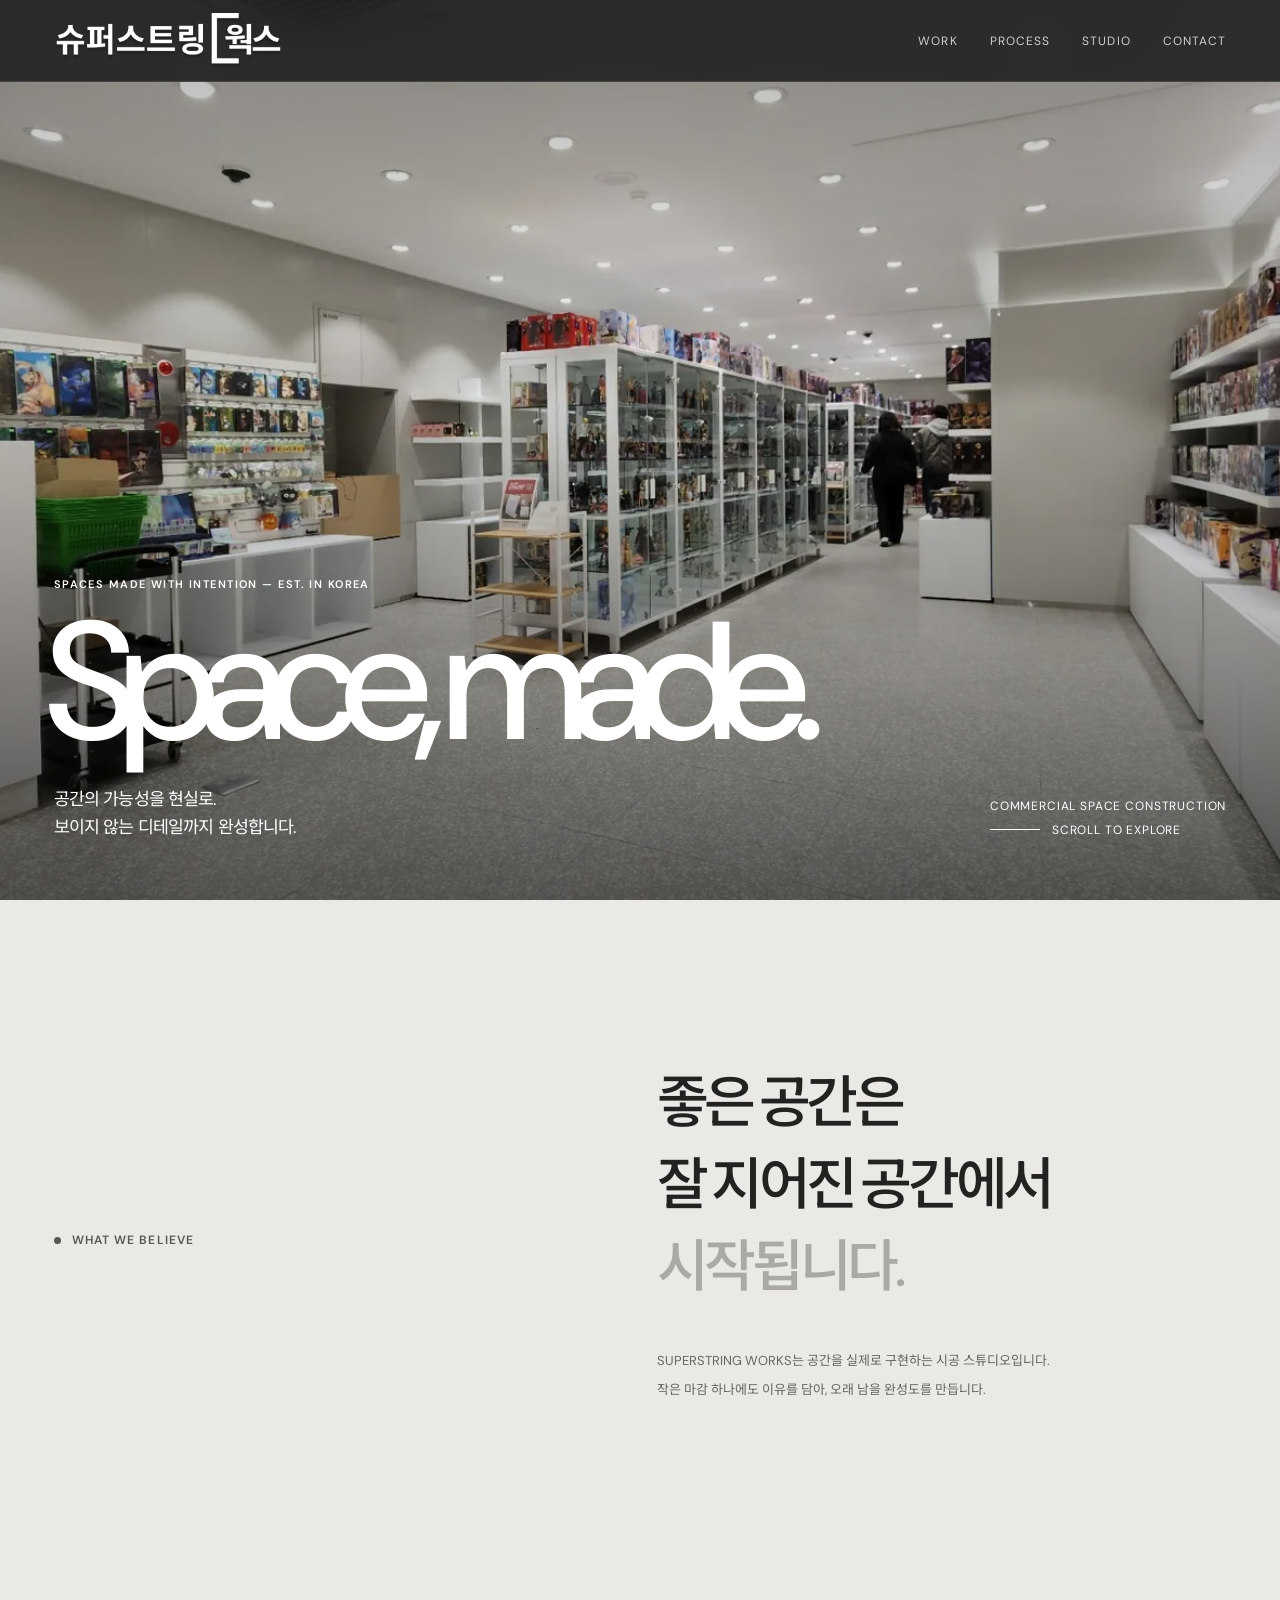
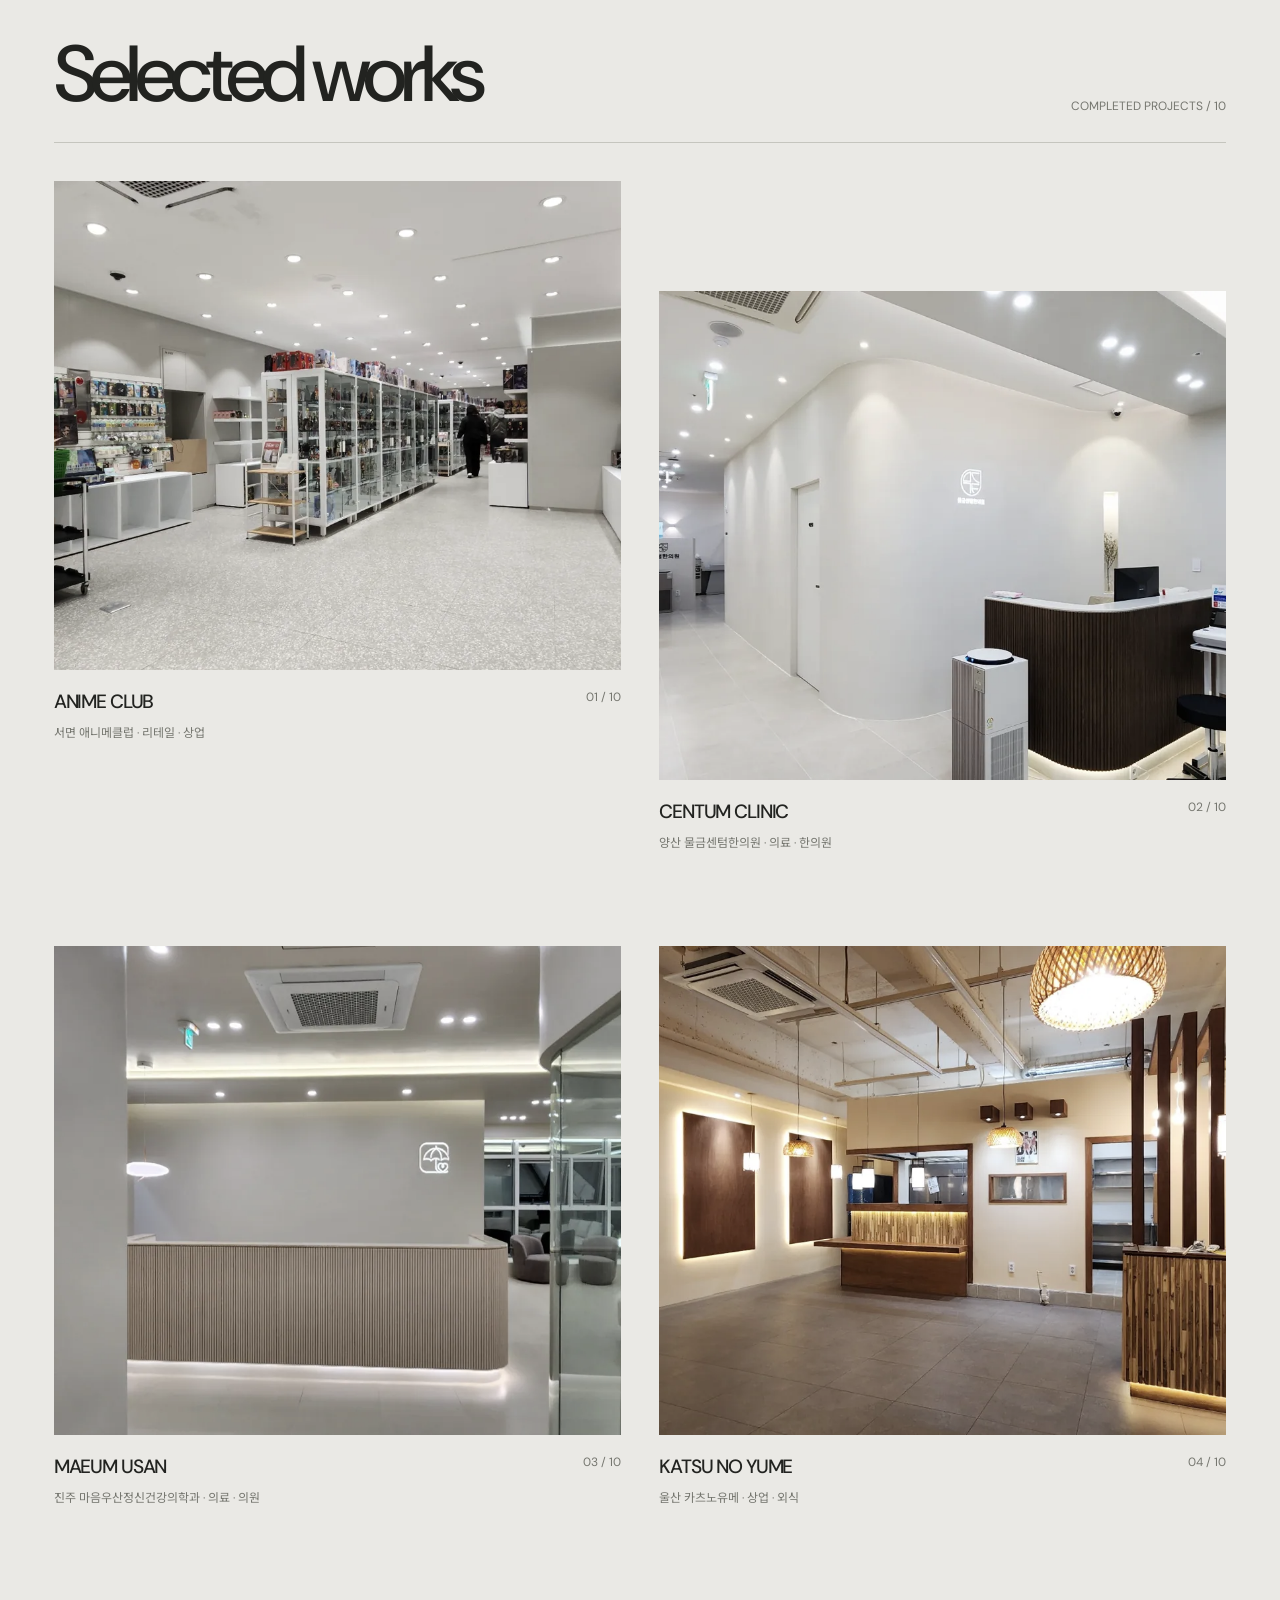
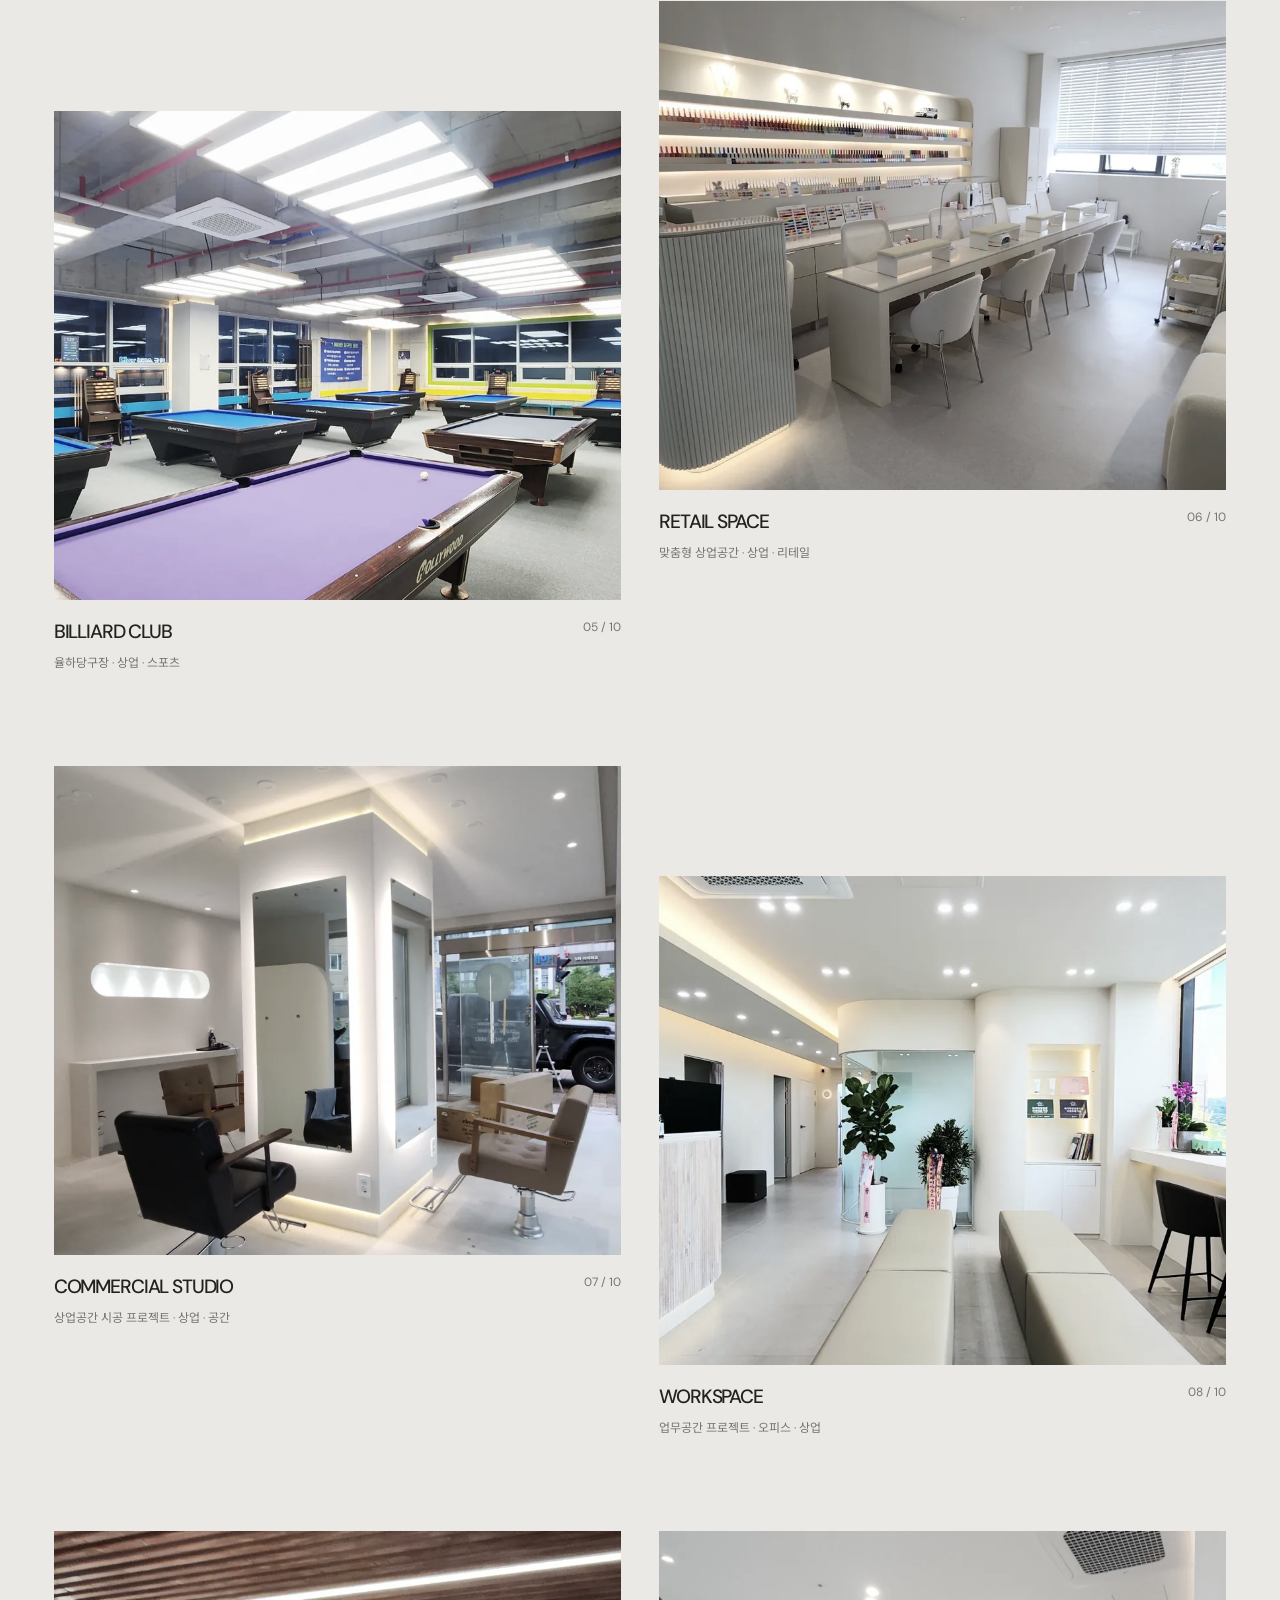
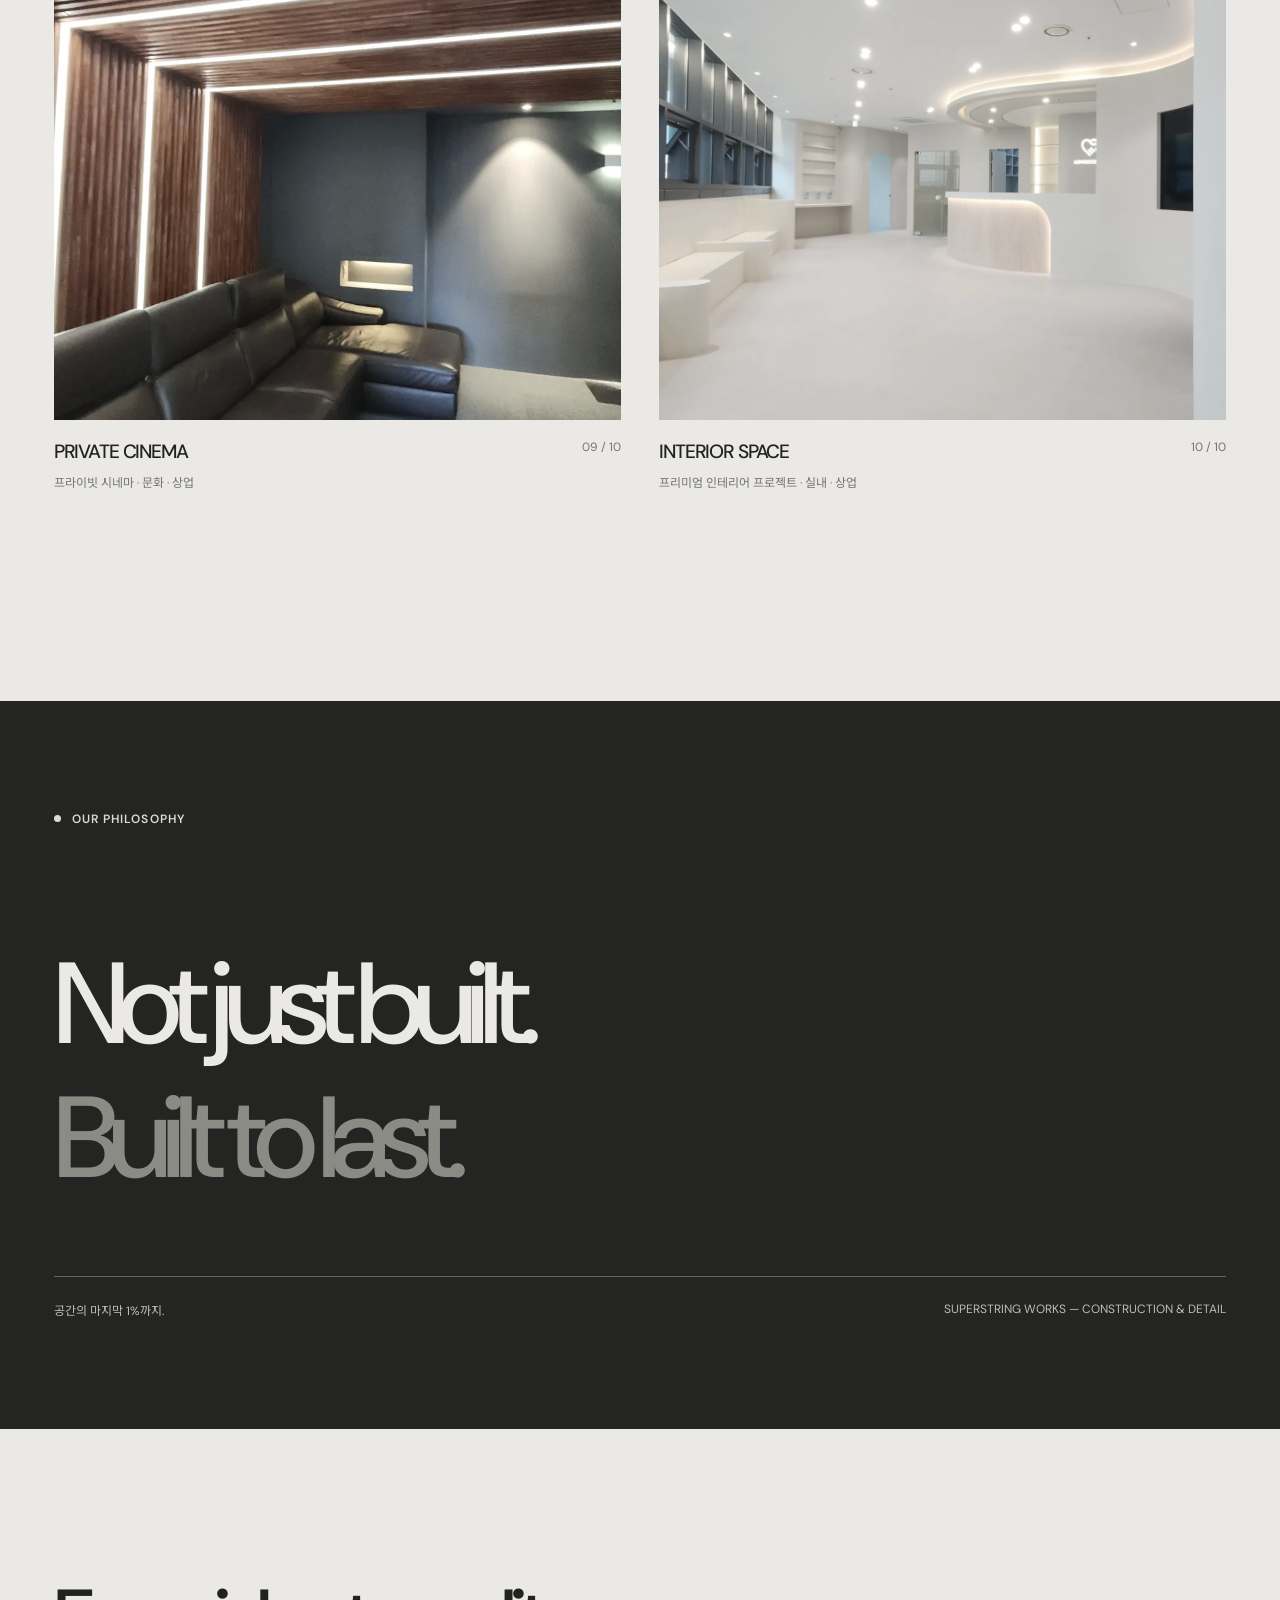
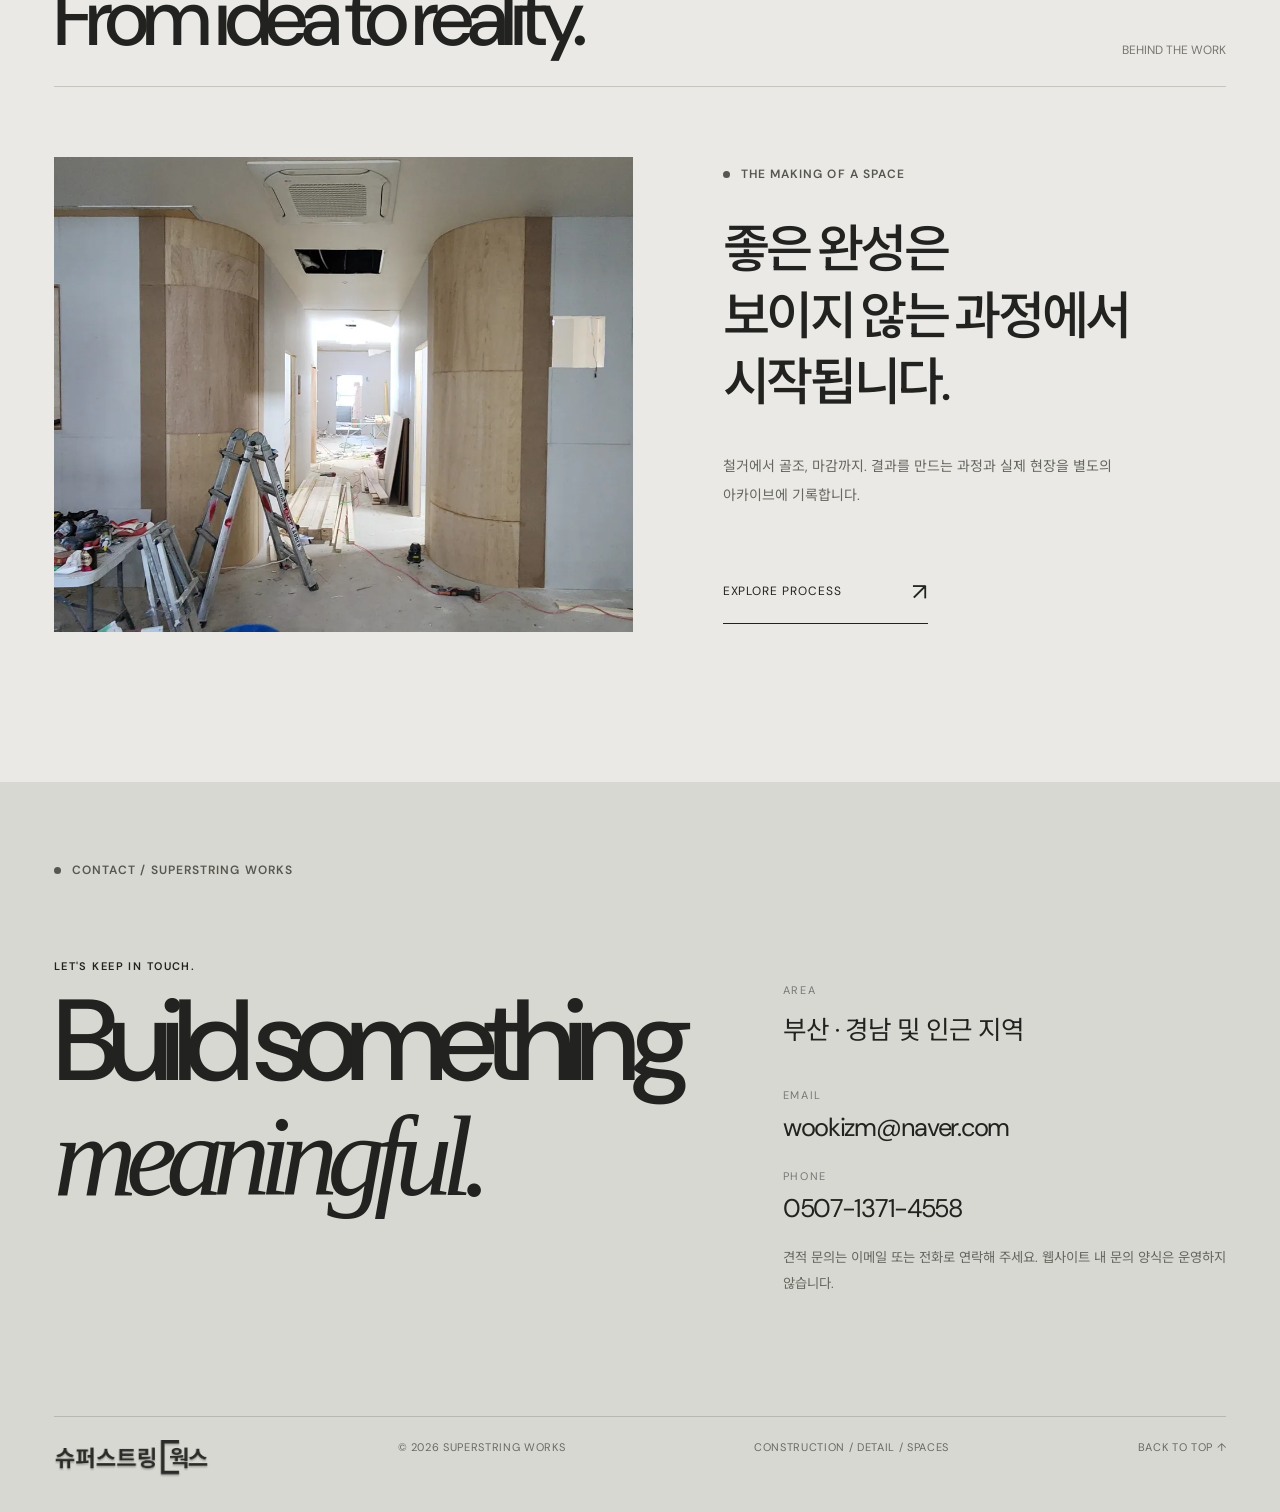
<file: index.html>
<!DOCTYPE html>

<html lang="ko"><head><meta charset="utf-8"/><meta content="width=device-width, initial-scale=1" name="viewport"/><meta content="#eae9e5" name="theme-color"/><meta content="SUPERSTRING WORKS — 공간의 본질을 시공하다. 상업 공간 인테리어 시공 포트폴리오." name="description"/><title>SUPERSTRING WORKS — 공간을 완성하는 사람들</title><link href="https://fonts.googleapis.com" rel="preconnect"/><link href="https://fonts.googleapis.com/css2?family=DM+Sans:wght@400;500;600;700&amp;family=Noto+Sans+KR:wght@300;400;500;600;700&amp;display=swap" rel="stylesheet"/><style>
:root{--bg:#eae9e5;--ink:#222320;--dim:#75766f;--line:#c5c5be;--ease:cubic-bezier(.22,1,.36,1)}*{box-sizing:border-box}html{scroll-behavior:smooth}body{margin:0;background:var(--bg);color:var(--ink);font-family:'DM Sans','Noto Sans KR',sans-serif;-webkit-font-smoothing:antialiased}a{color:inherit;text-decoration:none}button{font:inherit;cursor:pointer}button:focus-visible,a:focus-visible{outline:2px solid #111;outline-offset:4px}::selection{background:#b9bdb3;color:#151515}.loader{position:fixed;z-index:100;inset:0;background:#222320;color:#f4f3ef;display:flex;align-items:center;justify-content:center;transition:transform 1.15s var(--ease);overflow:hidden}.loader.done{transform:translateY(-105%)}.loader span{font-size:clamp(30px,6vw,90px);font-weight:600;letter-spacing:-.085em;animation:loaderReveal .8s both}@keyframes loaderReveal{from{opacity:0;transform:translateY(30px)}to{opacity:1;transform:none}}.nav{z-index:40;position:fixed;top:0;left:0;right:0;display:flex;align-items:center;justify-content:space-between;padding:28px 4.2vw;color:#fff;mix-blend-mode:difference}.brand{display:inline-flex;align-items:center;gap:10px;font-weight:700;font-size:16px;letter-spacing:-.05em}.brand .symbol{font-weight:500;font-size:25px;line-height:.7;transform:rotate(90deg)}.navlinks{display:flex;align-items:center;gap:36px;font-size:12px;letter-spacing:.08em}.navlinks a{position:relative}.navlinks a:after{content:"";position:absolute;bottom:-5px;left:0;width:100%;height:1px;background:currentColor;transform:scaleX(0);transform-origin:left;transition:transform .4s}.navlinks a:hover:after{transform:scaleX(1)}.hero{height:100svh;min-height:680px;position:relative;color:#fff;background:#222;overflow:hidden}.heroPhoto{position:absolute;inset:0;background-image:url('assets/anime_hero.webp');background-position:center 52%;background-size:cover;transform:scale(1.1);animation:herozoom 2.6s var(--ease) forwards}@keyframes herozoom{to{transform:scale(1)}}.heroPhoto:after{content:"";position:absolute;inset:0;background:linear-gradient(0deg,rgba(0,0,0,.6),rgba(0,0,0,.03) 55%,rgba(0,0,0,.29))}.heroInner{position:absolute;bottom:6.5vh;left:4.2vw;right:4.2vw;display:flex;justify-content:space-between;align-items:end;gap:2rem}.hero h1{font-size:clamp(70px,13.1vw,250px);font-weight:500;letter-spacing:-.105em;line-height:.82;margin:0 0 33px -.055em;white-space:nowrap}.herobottom{display:flex;gap:54px;align-items:end}.eyebrow,.meta,.overline{font-size:11px;letter-spacing:.13em;font-weight:600;text-transform:uppercase}.heroDesc{font-size:clamp(14px,1.35vw,20px);font-weight:400;line-height:1.65;letter-spacing:-.05em}.heroSide{font-size:12px;letter-spacing:.07em;line-height:2;text-align:right;white-space:nowrap}.scrollline{display:flex;align-items:center;gap:12px}.scrollline:before{content:"";display:inline-block;width:50px;height:1px;background:#fff}.section{padding:120px 4.2vw}.intro{display:grid;grid-template-columns:1fr 1.2fr;gap:10vw;min-height:680px;align-items:center}.smallTag{display:flex;gap:11px;align-items:center;font-size:12px;color:#56574f;font-weight:600;letter-spacing:.09em}.smallTag:before{content:"";height:7px;width:7px;background:currentColor;border-radius:50%}.introText{font-size:clamp(32px,4.4vw,76px);line-height:1.45;letter-spacing:-.077em;font-weight:500;margin:0}.introText .muted{color:#a9aaa3}.introFoot{margin-top:40px;color:#66675f;font-size:13px;line-height:2.2}.projects{padding-top:55px}.sectHead{display:flex;align-items:end;justify-content:space-between;border-bottom:1px solid var(--line);padding-bottom:28px;margin-bottom:38px}.sectHead h2{margin:0;font-weight:500;font-size:clamp(42px,6.2vw,100px);line-height:1;letter-spacing:-.08em}.sectHead span{font-size:12px;color:var(--dim)}.workGrid{display:grid;grid-template-columns:1.12fr .88fr;gap:7vw 3vw}.project{display:block;cursor:pointer}.project:nth-child(2){padding-top:160px}.project:nth-child(3){grid-column:1/3;width:72%;margin:50px auto 0}.visual{width:100%;aspect-ratio:1.16;overflow:hidden;background:#d2d2cb;position:relative}.project:nth-child(2) .visual{aspect-ratio:.86}.project:nth-child(3) .visual{aspect-ratio:1.7}.visual img{width:100%;height:100%;object-fit:cover;transition:transform 1.25s var(--ease),filter 1.25s var(--ease);filter:saturate(.72)}.project:hover .visual img{transform:scale(1.07);filter:saturate(1)}.visual:after{content:'VIEW PROJECT ↗';position:absolute;bottom:22px;right:22px;color:white;background:rgba(22,22,22,.73);border:1px solid #ffffff44;padding:14px 18px;font-size:11px;letter-spacing:.12em;opacity:0;transform:translateY(12px);transition:.5s var(--ease)}.project:hover .visual:after{opacity:1;transform:none}.workInfo{display:flex;justify-content:space-between;gap:1rem;padding-top:18px;border-top:1px solid transparent}.workInfo h3{font-size:clamp(17px,1.5vw,24px);font-weight:500;letter-spacing:-.06em;margin:0 0 9px}.workInfo p{font-size:12px;color:var(--dim);margin:0}.workInfo .num{font-size:12px;color:var(--dim)}.manifesto{margin-top:90px;background:#242522;color:#eae9e5;min-height:700px;padding:110px 4.2vw;display:flex;flex-direction:column;justify-content:space-between;overflow:hidden}.manifesto .smallTag{color:#dbdad3}.statement{font-size:clamp(55px,9vw,155px);line-height:1.17;letter-spacing:-.092em;font-weight:500;max-width:1400px;margin:110px 0 70px}.statement em{font-style:normal;color:#898b84}.manifestoBottom{display:flex;justify-content:space-between;gap:20px;border-top:1px solid #62645f;padding-top:24px;color:#bcbdb5;font-size:12px}.process{padding-top:150px;padding-bottom:150px}.processContent{margin-left:40%;margin-top:85px}.step{display:grid;grid-template-columns:55px 1fr;align-items:start;gap:28px;border-bottom:1px solid var(--line);padding:25px 0;transition:padding .4s var(--ease)}.step:hover{padding-left:16px}.step b{font-size:12px;font-weight:500;color:var(--dim)}.step span{font-size:clamp(24px,2.5vw,40px);letter-spacing:-.06em}.footer{background:#d8d8d2;padding:80px 4.2vw 34px}.footerTop{display:flex;justify-content:space-between;gap:40px;align-items:start}.footerTitle{font-size:clamp(55px,9vw,160px);letter-spacing:-.095em;line-height:1;font-weight:500;margin:0}.footerDesc{font-size:13px;line-height:2.1;color:#66675f;margin-top:24px}.footerBottom{display:flex;justify-content:space-between;gap:1rem;border-top:1px solid #b8b8b0;margin-top:100px;padding-top:23px;font-size:11px;letter-spacing:.06em;color:#696a63}.reveal{opacity:0;transform:translateY(55px);transition:opacity 1s var(--ease),transform 1s var(--ease)}.reveal.show{opacity:1;transform:none}.projectPage{position:fixed;z-index:70;inset:0;background:#eae9e5;overflow:auto;transform:translateY(103%);transition:transform 1s var(--ease);visibility:hidden}.projectPage.active{transform:translateY(0);visibility:visible}.detailbar{position:sticky;z-index:2;top:0;display:flex;justify-content:space-between;align-items:center;padding:24px 4.2vw;background:rgba(234,233,229,.93);backdrop-filter:blur(13px);font-size:12px;letter-spacing:.08em}.close{border:0;background:none;padding:10px;display:flex;gap:12px;align-items:center}.close span{font-size:20px}.detailHero{height:70vh;min-height:430px;width:100%;object-fit:cover}.detailContent{padding:90px 4.2vw 120px}.detailContent h2{font-size:clamp(55px,9vw,150px);letter-spacing:-.09em;line-height:1.05;font-weight:500;margin:20px 0 60px}.detailText{display:flex;justify-content:space-between;gap:3rem;border-top:1px solid var(--line);padding:25px 0 85px;font-size:14px;line-height:2}.detailImages{display:grid;grid-template-columns:1fr 1fr;gap:20px}.detailImages img{width:100%;height:100%;object-fit:cover;min-height:280px}.detailImages img:first-child{grid-column:1/3;aspect-ratio:1.8}.detailText strong{font-weight:500}.hint{font-size:11px;letter-spacing:.08em;color:var(--dim)}@media(max-width:760px){.nav{padding:22px 5vw}.navlinks{gap:20px}.navlinks a:nth-child(2){display:none}.brand{font-size:12px}.hero{min-height:600px}.heroInner{bottom:6%;left:5%;right:5%;display:block}.hero h1{font-size:15vw;margin-bottom:36px}.heroSide{display:none}.herobottom{display:block}.heroDesc{font-size:14px}.section{padding:90px 5vw}.intro{min-height:590px;display:block}.introText{margin-top:80px;font-size:9vw}.projects{padding-top:20px}.sectHead h2{font-size:12vw}.workGrid{display:block}.project,.project:nth-child(3){display:block;margin:0 0 75px;width:100%;padding:0}.project:nth-child(2){padding:0}.visual,.project:nth-child(2) .visual,.project:nth-child(3) .visual{aspect-ratio:1.15}.manifesto{padding:85px 5vw;min-height:570px}.statement{font-size:10vw;margin:95px 0}.manifestoBottom{display:block;line-height:2}.processContent{margin:60px 0 0}.footer{padding:80px 5vw 28px}.footerTop,.footerBottom{display:block}.footerBottom span{display:block;margin-bottom:12px}.footerTitle{font-size:13vw}.detailContent{padding:60px 5vw}.detailText{display:block}.detailImages{display:block}.detailImages img,.detailImages img:first-child{width:100%;aspect-ratio:1.2;margin-bottom:12px}.detailHero{height:48vh;min-height:280px}}@media(prefers-reduced-motion:reduce){*,*:before,*:after{scroll-behavior:auto!important;animation:none!important;transition-duration:.01ms!important}.reveal{opacity:1;transform:none}}

/* EDITION 03 */
.navlinks a:nth-child(2){display:inline}.processFeature{display:grid;grid-template-columns:1.15fr 1fr;gap:7vw;align-items:center;margin-top:70px}.processFeatureImage{aspect-ratio:1.22;overflow:hidden}.processFeatureImage img{width:100%;height:100%;object-fit:cover;transition:transform 1s var(--ease)}.processFeatureImage:hover img{transform:scale(1.045)}.processFeatureText h3{font-size:clamp(34px,4vw,65px);line-height:1.3;font-weight:500;letter-spacing:-.065em;margin:35px 0}.processFeatureText p{font-size:14px;line-height:2.1;color:#66675f;max-width:400px}.linkArrow{display:inline-flex;align-items:center;justify-content:space-between;gap:70px;border-bottom:1px solid currentColor;padding:16px 0;margin-top:35px;font-size:12px;letter-spacing:.08em}.linkArrow span{font-size:24px}.contactLayout{display:grid;grid-template-columns:1.5fr 1fr;gap:5vw;margin-top:70px}.footerTitle em{font-family:Georgia,serif;font-weight:400}.contactRight{padding-top:30px}.contactRight p{margin:10px 0 36px;font-size:clamp(17px,2vw,26px);letter-spacing:-.04em}.contactRight small{display:block;color:#66675f;line-height:1.9}.contactKey{font-size:11px;letter-spacing:.15em;color:#777}.workGrid{align-items:start}.project:nth-child(2){margin-top:160px}.footerBottom{margin-top:120px}@media(max-width:760px){.navlinks{gap:14px;font-size:10px}.navlinks a:nth-child(3){display:none}.processFeature,.contactLayout{display:block}.processFeatureImage{aspect-ratio:1.15}.processFeatureText{padding-top:40px}.contactRight{padding-top:40px}.project:nth-child(2){margin-top:0}.footerBottom{margin-top:70px}}</style><link href="assets/favicon.png" rel="icon" type="image/png"/><style>.nav .brand img{width:clamp(158px,15vw,245px);height:auto;display:block}.nav .brand{gap:0}.workGrid{grid-template-columns:repeat(2,minmax(0,1fr));gap:95px 3vw}.project:nth-child(2){margin-top:110px;padding-top:0}.project:nth-child(3){grid-column:auto;width:auto;margin:0}.project:nth-child(3n+2){margin-top:110px}.project:nth-child(3n) .visual,.project:nth-child(2) .visual,.project:nth-child(3) .visual{aspect-ratio:1.16}.contactRight a[href^="mailto"],.contactRight a[href^="tel"]{display:block;font-size:clamp(17px,2vw,26px);letter-spacing:-.05em;margin:7px 0 20px}.contactRight a:hover{text-decoration:underline}.detailImages img{aspect-ratio:1.35;min-height:0}.detailImages img:first-child{aspect-ratio:1.8}@media(max-width:760px){.workGrid{display:block}.project,.project:nth-child(2),.project:nth-child(3),.project:nth-child(3n+2){margin:0 0 70px;padding:0;width:100%}.nav .brand img{width:150px}}</style><link href="shared.css" rel="stylesheet"/></head><body><div class="loader" id="loader"><span>SUPERSTRING WORKS.</span></div><header class="nav"><a aria-label="슈퍼스트링웍스 홈" class="brand" href="#top"><img alt="슈퍼스트링웍스" src="assets/logo-white.png"/></a><nav aria-label="주 메뉴" class="navlinks" id="site-menu"><a href="#projects">WORK</a><a href="process.html">PROCESS</a><a href="#approach">STUDIO</a><a href="#contact">CONTACT</a></nav><button aria-controls="site-menu" aria-expanded="false" aria-label="메뉴 열기" class="nav-toggle" type="button"><span aria-hidden="true"></span></button></header><main id="top"><section class="hero"><div class="heroPhoto" id="heroPhoto"></div><div class="heroInner"><div><p class="eyebrow" style="margin-bottom:23px">SPACES MADE WITH INTENTION — EST. IN KOREA</p><h1>Space, made.</h1><div class="herobottom"><div class="heroDesc">공간의 가능성을 현실로.<br/>보이지 않는 디테일까지 완성합니다.</div></div></div><div class="heroSide"><div>COMMERCIAL SPACE CONSTRUCTION</div><div class="scrollline">SCROLL TO EXPLORE</div></div></div></section><section class="section intro" id="about"><div class="smallTag reveal">WHAT WE BELIEVE</div><div><h2 class="introText reveal">좋은 공간은<br/>잘 지어진 공간에서<br/><span class="muted">시작됩니다.</span></h2><p class="introFoot reveal">SUPERSTRING WORKS는 공간을 실제로 구현하는 시공 스튜디오입니다.<br/>작은 마감 하나에도 이유를 담아, 오래 남을 완성도를 만듭니다.</p></div></section><section class="section projects" id="projects"><div class="sectHead reveal"><h2>Selected works</h2><span>COMPLETED PROJECTS / 10</span></div><div class="workGrid"><article class="project reveal" data-project="anime" role="button" tabindex="0"><div class="visual"><img alt="서면 애니메클럽 완공 사진" loading="lazy" src="assets/anime_00.webp"/></div><div class="workInfo"><div><h3>ANIME CLUB</h3><p>서면 애니메클럽 · 리테일 · 상업</p></div><span class="num">01 / 10</span></div></article><article class="project reveal" data-project="centum" role="button" tabindex="0"><div class="visual"><img alt="양산 물금센텀한의원 완공 사진" loading="lazy" src="assets/centum_00.webp"/></div><div class="workInfo"><div><h3>CENTUM CLINIC</h3><p>양산 물금센텀한의원 · 의료 · 한의원</p></div><span class="num">02 / 10</span></div></article><article class="project reveal" data-project="maeum" role="button" tabindex="0"><div class="visual"><img alt="진주 마음우산정신건강의학과 완공 사진" loading="lazy" src="assets/maeum_00.webp"/></div><div class="workInfo"><div><h3>MAEUM USAN</h3><p>진주 마음우산정신건강의학과 · 의료 · 의원</p></div><span class="num">03 / 10</span></div></article><article class="project reveal" data-project="katsu" role="button" tabindex="0"><div class="visual"><img alt="울산 카츠노유메 완공 사진" loading="lazy" src="assets/katsu_00.webp"/></div><div class="workInfo"><div><h3>KATSU NO YUME</h3><p>울산 카츠노유메 · 상업 · 외식</p></div><span class="num">04 / 10</span></div></article><article class="project reveal" data-project="billiard" role="button" tabindex="0"><div class="visual"><img alt="율하당구장 완공 사진" loading="lazy" src="assets/billiard_00.webp"/></div><div class="workInfo"><div><h3>BILLIARD CLUB</h3><p>율하당구장 · 상업 · 스포츠</p></div><span class="num">05 / 10</span></div></article><article class="project reveal" data-project="boutique" role="button" tabindex="0"><div class="visual"><img alt="맞춤형 상업공간 완공 사진" loading="lazy" src="assets/boutique_00.webp"/></div><div class="workInfo"><div><h3>RETAIL SPACE</h3><p>맞춤형 상업공간 · 상업 · 리테일</p></div><span class="num">06 / 10</span></div></article><article class="project reveal" data-project="commercial" role="button" tabindex="0"><div class="visual"><img alt="상업공간 시공 프로젝트 완공 사진" loading="lazy" src="assets/commercial_00.webp"/></div><div class="workInfo"><div><h3>COMMERCIAL STUDIO</h3><p>상업공간 시공 프로젝트 · 상업 · 공간</p></div><span class="num">07 / 10</span></div></article><article class="project reveal" data-project="office" role="button" tabindex="0"><div class="visual"><img alt="업무공간 프로젝트 완공 사진" loading="lazy" src="assets/office_00.webp"/></div><div class="workInfo"><div><h3>WORKSPACE</h3><p>업무공간 프로젝트 · 오피스 · 상업</p></div><span class="num">08 / 10</span></div></article><article class="project reveal" data-project="cinema" role="button" tabindex="0"><div class="visual"><img alt="프라이빗 시네마 완공 사진" loading="lazy" src="assets/cinema_00.webp"/></div><div class="workInfo"><div><h3>PRIVATE CINEMA</h3><p>프라이빗 시네마 · 문화 · 상업</p></div><span class="num">09 / 10</span></div></article><article class="project reveal" data-project="interior" role="button" tabindex="0"><div class="visual"><img alt="프리미엄 인테리어 프로젝트 완공 사진" loading="lazy" src="assets/interior_00.webp"/></div><div class="workInfo"><div><h3>INTERIOR SPACE</h3><p>프리미엄 인테리어 프로젝트 · 실내 · 상업</p></div><span class="num">10 / 10</span></div></article></div></section><section class="manifesto" id="approach"><div class="smallTag reveal">OUR PHILOSOPHY</div><p class="statement reveal">Not just built.<br/><em>Built to last.</em></p><div class="manifestoBottom reveal"><span>공간의 마지막 1%까지.</span><span>SUPERSTRING WORKS — CONSTRUCTION &amp; DETAIL</span></div></section><section class="section process"><div class="sectHead reveal"><h2>From idea to reality.</h2><span>BEHIND THE WORK</span></div><div class="processFeature reveal"><div class="processFeatureImage"><img alt="한의원 곡면 벽체 시공 과정" loading="lazy" src="assets/clinic_during.webp"/></div><div class="processFeatureText"><div class="smallTag">THE MAKING OF A SPACE</div><h3>좋은 완성은<br/>보이지 않는 과정에서<br/>시작됩니다.</h3><p>철거에서 골조, 마감까지. 결과를 만드는 과정과 실제 현장을 별도의 아카이브에 기록합니다.</p><a class="linkArrow" href="process.html">EXPLORE PROCESS <span>↗</span></a></div></div></section></main><footer class="footer" id="contact"><div class="smallTag">CONTACT / SUPERSTRING WORKS</div><div class="contactLayout"><div><p class="overline">LET'S KEEP IN TOUCH.</p><h2 class="footerTitle">Build something<br/><em>meaningful.</em></h2></div><div class="contactRight"><span class="contactKey">AREA</span><p>부산 · 경남 및 인근 지역</p><span class="contactKey">EMAIL</span><a href="mailto:wookizm@naver.com">wookizm@naver.com</a><span class="contactKey">PHONE</span><a href="tel:050713714558">0507-1371-4558</a><small>견적 문의는 이메일 또는 전화로 연락해 주세요. 웹사이트 내 문의 양식은 운영하지 않습니다.</small></div></div><div class="footerBottom"><img alt="슈퍼스트링웍스" src="assets/logo-black.png" style="width:155px;max-width:35vw;height:auto;vertical-align:middle;opacity:.8"/><span>© 2026 SUPERSTRING WORKS</span><span>CONSTRUCTION / DETAIL / SPACES</span><span><a href="#top">BACK TO TOP ↑</a></span></div></footer><div aria-hidden="true" aria-modal="true" class="projectPage" id="detailPage" role="dialog"><div class="detailbar"><span>SUPERSTRING WORKS / PROJECTS</span><button class="close" id="closeDetail">CLOSE <span>×</span></button></div><img alt="프로젝트 시공 사진" class="detailHero" id="detailHero"/><div class="detailContent"><div class="smallTag">SELECTED PROJECT</div><h2 id="detailTitle"></h2><div class="detailText"><strong id="detailSubtitle"></strong><span id="detailDescription"></span></div><div class="detailImages" id="detailImages"></div><p class="hint" style="margin-top:30px">ORIGINAL PROJECT PHOTOGRAPHY · SUPERSTRING WORKS</p></div></div><script>
const projectData={"anime":{"title":"ANIME CLUB","subtitle":"서면 애니메클럽 · 리테일 · 상업","description":"완공 현장 사진을 중심으로 공간의 마감, 구조와 디테일을 기록했습니다.","hero":"assets/anime_00.webp","images":["assets/anime_02.webp","assets/anime_03.webp","assets/anime_04.webp"]},"centum":{"title":"CENTUM CLINIC","subtitle":"양산 물금센텀한의원 · 의료 · 한의원","description":"완공 현장 사진을 중심으로 공간의 마감, 구조와 디테일을 기록했습니다.","hero":"assets/centum_00.webp","images":["assets/centum_01.webp","assets/centum_02.webp","assets/centum_03.webp","assets/centum_04.webp"]},"maeum":{"title":"MAEUM USAN","subtitle":"진주 마음우산정신건강의학과 · 의료 · 의원","description":"완공 현장 사진을 중심으로 공간의 마감, 구조와 디테일을 기록했습니다.","hero":"assets/maeum_00.webp","images":["assets/maeum_01.webp","assets/maeum_02.webp","assets/maeum_03.webp","assets/maeum_04.webp"]},"katsu":{"title":"KATSU NO YUME","subtitle":"울산 카츠노유메 · 상업 · 외식","description":"완공 현장 사진을 중심으로 공간의 마감, 구조와 디테일을 기록했습니다.","hero":"assets/katsu_00.webp","images":["assets/katsu_01.webp","assets/katsu_02.webp","assets/katsu_03.webp"]},"billiard":{"title":"BILLIARD CLUB","subtitle":"율하당구장 · 상업 · 스포츠","description":"완공 현장 사진을 중심으로 공간의 마감, 구조와 디테일을 기록했습니다.","hero":"assets/billiard_00.webp","images":["assets/billiard_01.webp","assets/billiard_02.webp","assets/billiard_03.webp","assets/billiard_04.webp"]},"boutique":{"title":"RETAIL SPACE","subtitle":"맞춤형 상업공간 · 상업 · 리테일","description":"완공 현장 사진을 중심으로 공간의 마감, 구조와 디테일을 기록했습니다.","hero":"assets/boutique_00.webp","images":["assets/boutique_01.webp","assets/boutique_02.webp"]},"commercial":{"title":"COMMERCIAL STUDIO","subtitle":"상업공간 시공 프로젝트 · 상업 · 공간","description":"완공 현장 사진을 중심으로 공간의 마감, 구조와 디테일을 기록했습니다.","hero":"assets/commercial_00.webp","images":["assets/commercial_01.webp","assets/commercial_02.webp","assets/commercial_03.webp"]},"office":{"title":"WORKSPACE","subtitle":"업무공간 프로젝트 · 오피스 · 상업","description":"완공 현장 사진을 중심으로 공간의 마감, 구조와 디테일을 기록했습니다.","hero":"assets/office_00.webp","images":["assets/office_01.webp","assets/office_02.webp","assets/office_03.webp"]},"cinema":{"title":"PRIVATE CINEMA","subtitle":"프라이빗 시네마 · 문화 · 상업","description":"완공 현장 사진을 중심으로 공간의 마감, 구조와 디테일을 기록했습니다.","hero":"assets/cinema_00.webp","images":["assets/cinema_01.webp","assets/cinema_02.webp"]},"interior":{"title":"INTERIOR SPACE","subtitle":"프리미엄 인테리어 프로젝트 · 실내 · 상업","description":"완공 현장 사진을 중심으로 공간의 마감, 구조와 디테일을 기록했습니다.","hero":"assets/interior_00.webp","images":["assets/interior_01.webp","assets/interior_02.webp","assets/interior_03.webp","assets/interior_04.webp"]}};const loader=document.getElementById('loader');window.addEventListener('load',()=>setTimeout(()=>loader.classList.add('done'),450));setTimeout(()=>loader.classList.add('done'),2100);const observer=new IntersectionObserver(entries=>entries.forEach(e=>{if(e.isIntersecting){e.target.classList.add('show');observer.unobserve(e.target)}}),{threshold:.11});document.querySelectorAll('.reveal').forEach(el=>observer.observe(el));let lastFocus=null;const page=document.getElementById('detailPage');function openDetail(id){const p=projectData[id];if(!p)return;lastFocus=document.activeElement;document.getElementById('detailHero').src=p.hero;document.getElementById('detailTitle').textContent=p.title;document.getElementById('detailSubtitle').textContent=p.subtitle;document.getElementById('detailDescription').textContent=p.description;document.getElementById('detailImages').innerHTML=p.images.map(s=>`<img loading="lazy" src="${s}" alt="${p.subtitle} 시공 사진">`).join('');page.scrollTop=0;page.classList.add('active');page.setAttribute('aria-hidden','false');document.body.style.overflow='hidden';document.getElementById('closeDetail').focus()}function closeDetail(){page.classList.remove('active');page.setAttribute('aria-hidden','true');document.body.style.overflow='';lastFocus?.focus()}document.querySelectorAll('[data-project]').forEach(el=>{el.addEventListener('click',()=>openDetail(el.dataset.project));el.addEventListener('keydown',e=>{if(e.key==='Enter'||e.key===' '){e.preventDefault();openDetail(el.dataset.project)}})});document.getElementById('closeDetail').addEventListener('click',closeDetail);document.addEventListener('keydown',e=>{if(e.key==='Escape'&&page.classList.contains('active'))closeDetail()});if(!matchMedia('(prefers-reduced-motion: reduce)').matches){window.addEventListener('scroll',()=>{const h=document.querySelector('.hero');if(window.scrollY<h.offsetHeight)document.getElementById('heroPhoto').style.transform=`scale(${1+window.scrollY*.00015}) translateY(${window.scrollY*.13}px)`},{passive:true})}
</script><script defer="True" src="shared.js"></script></body></html>
</file>
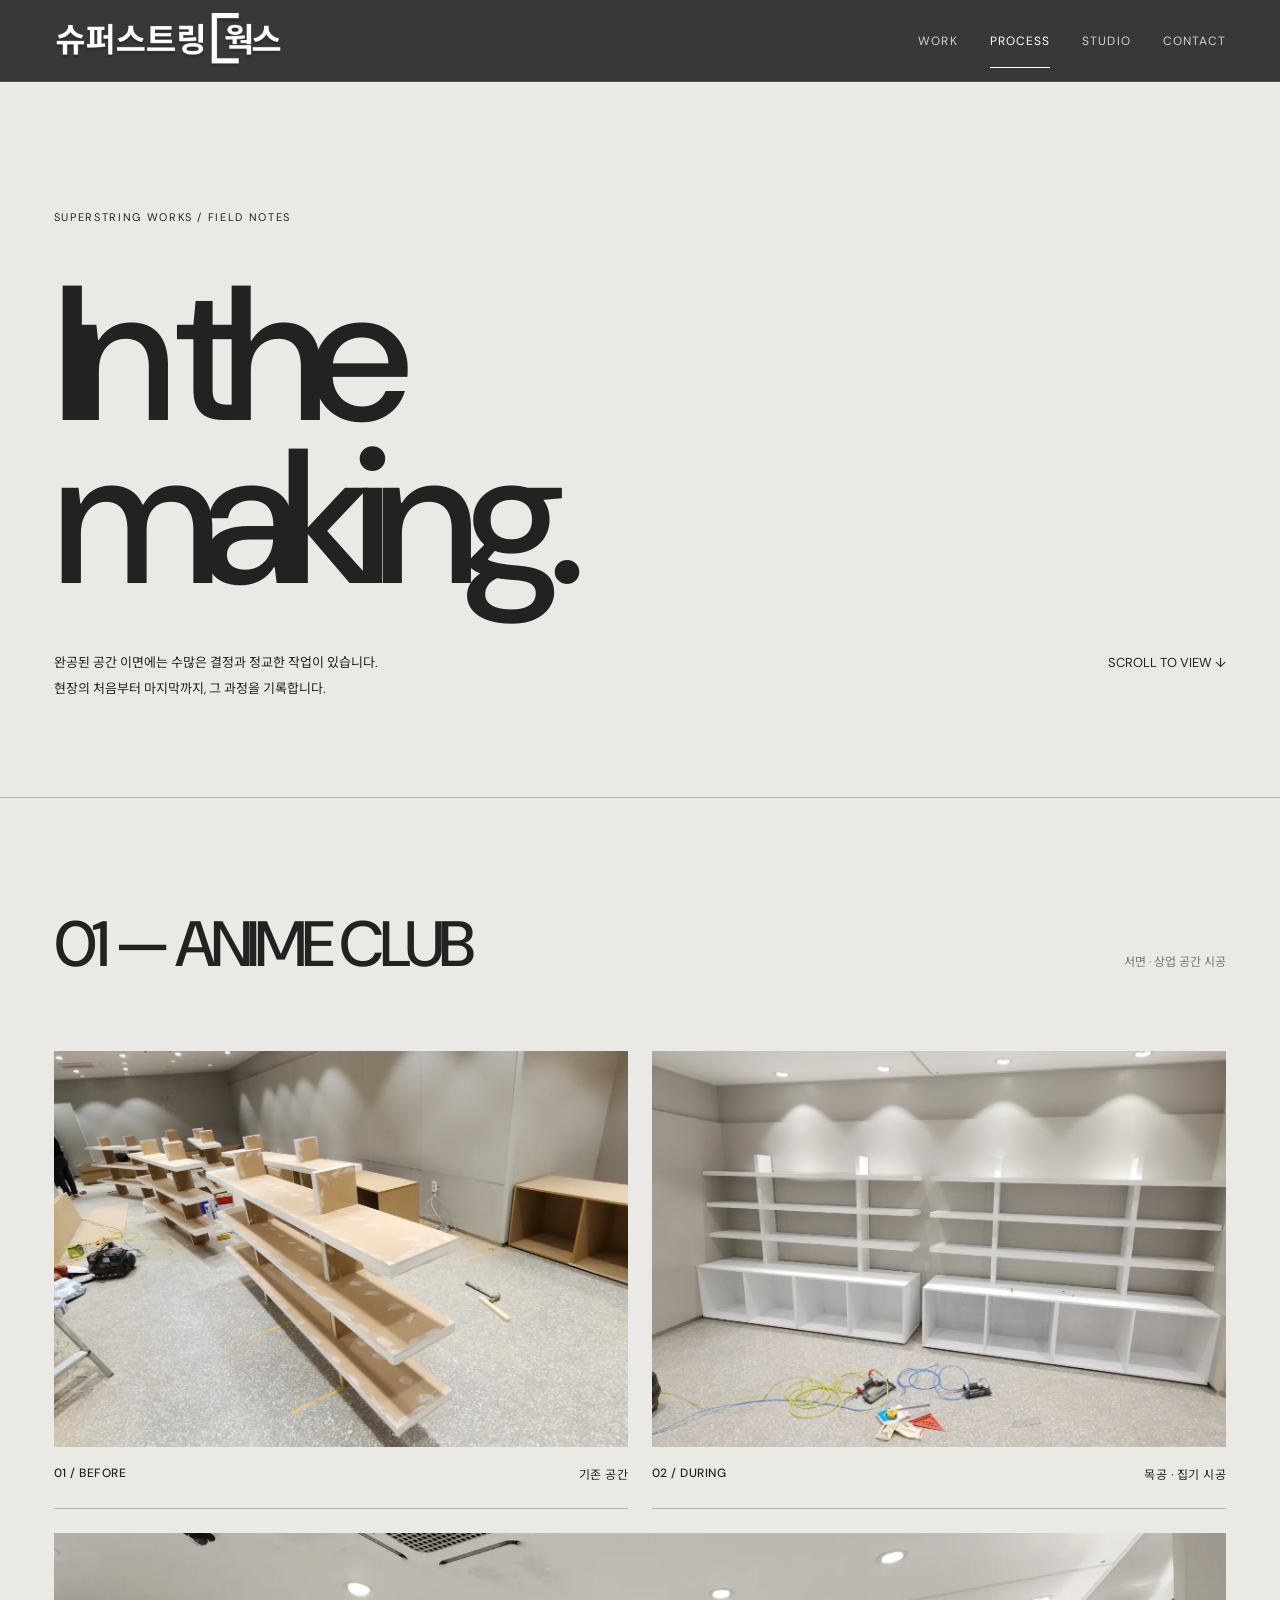
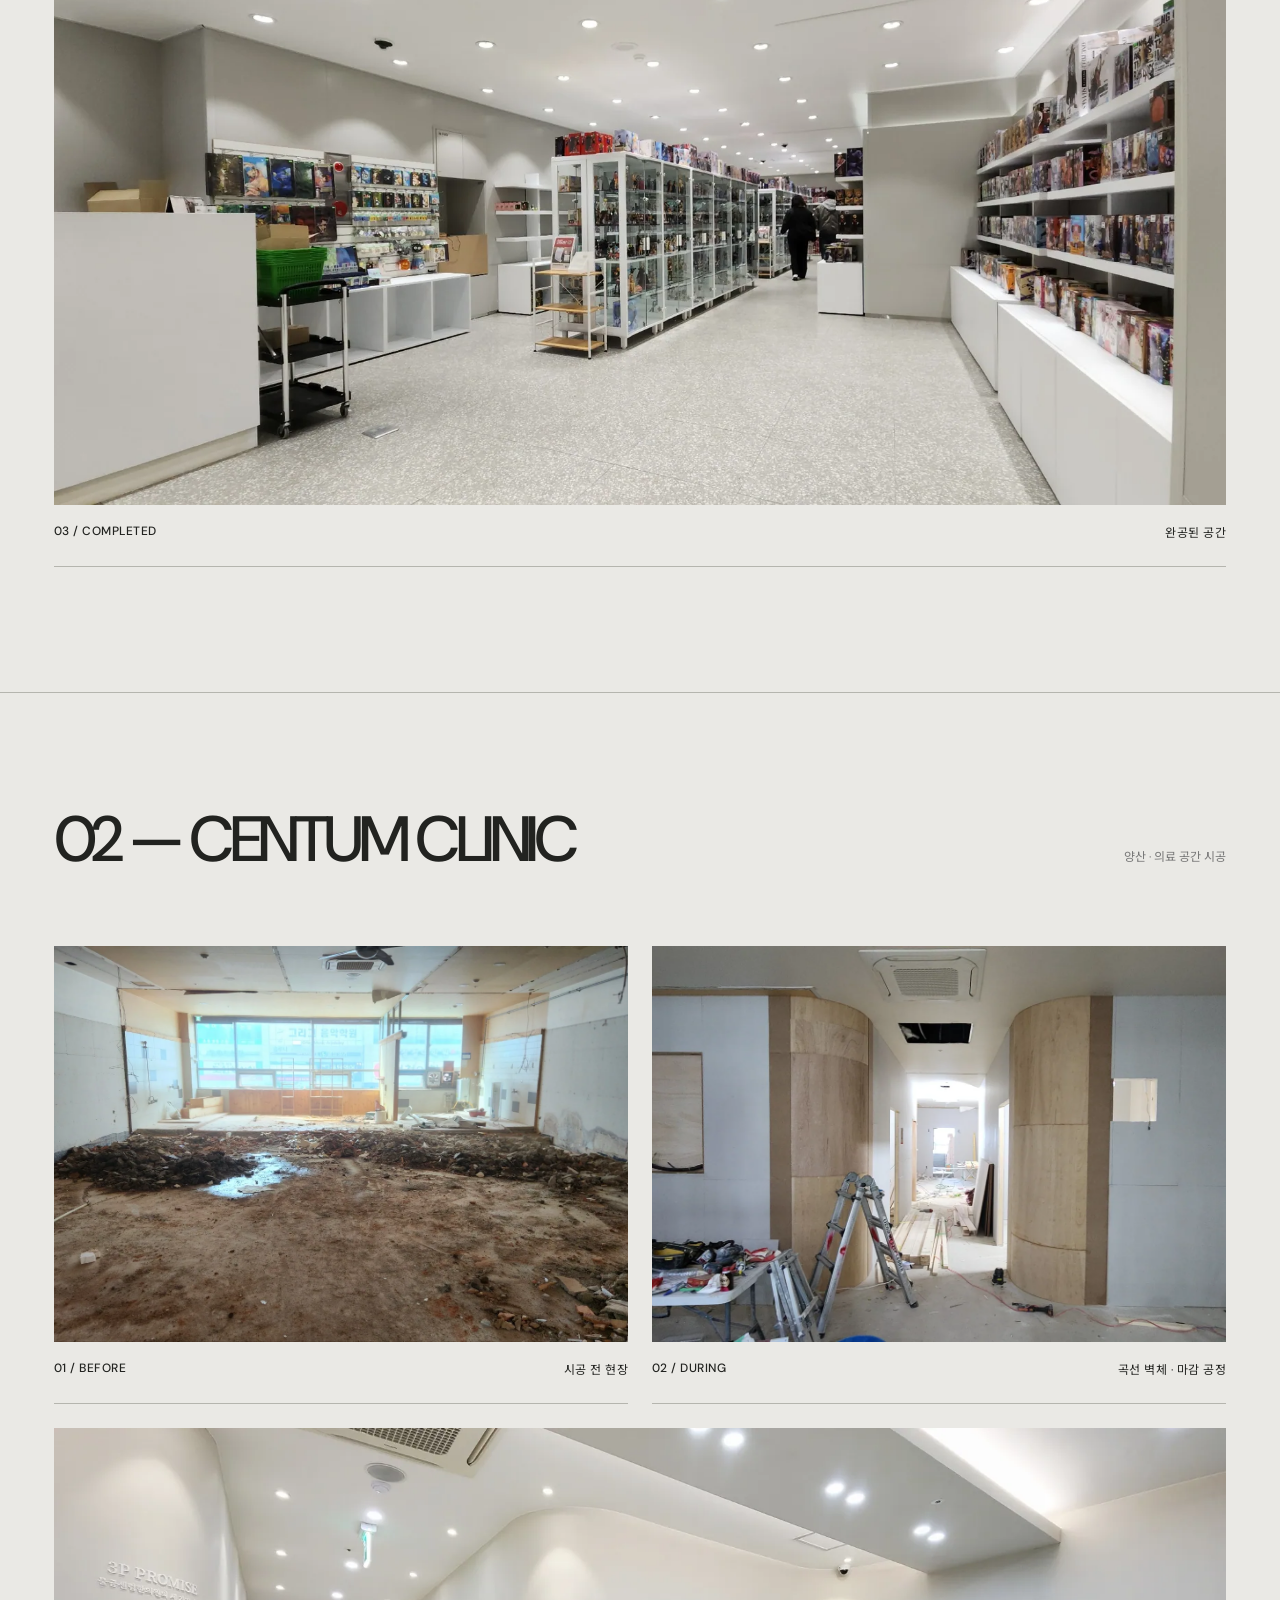
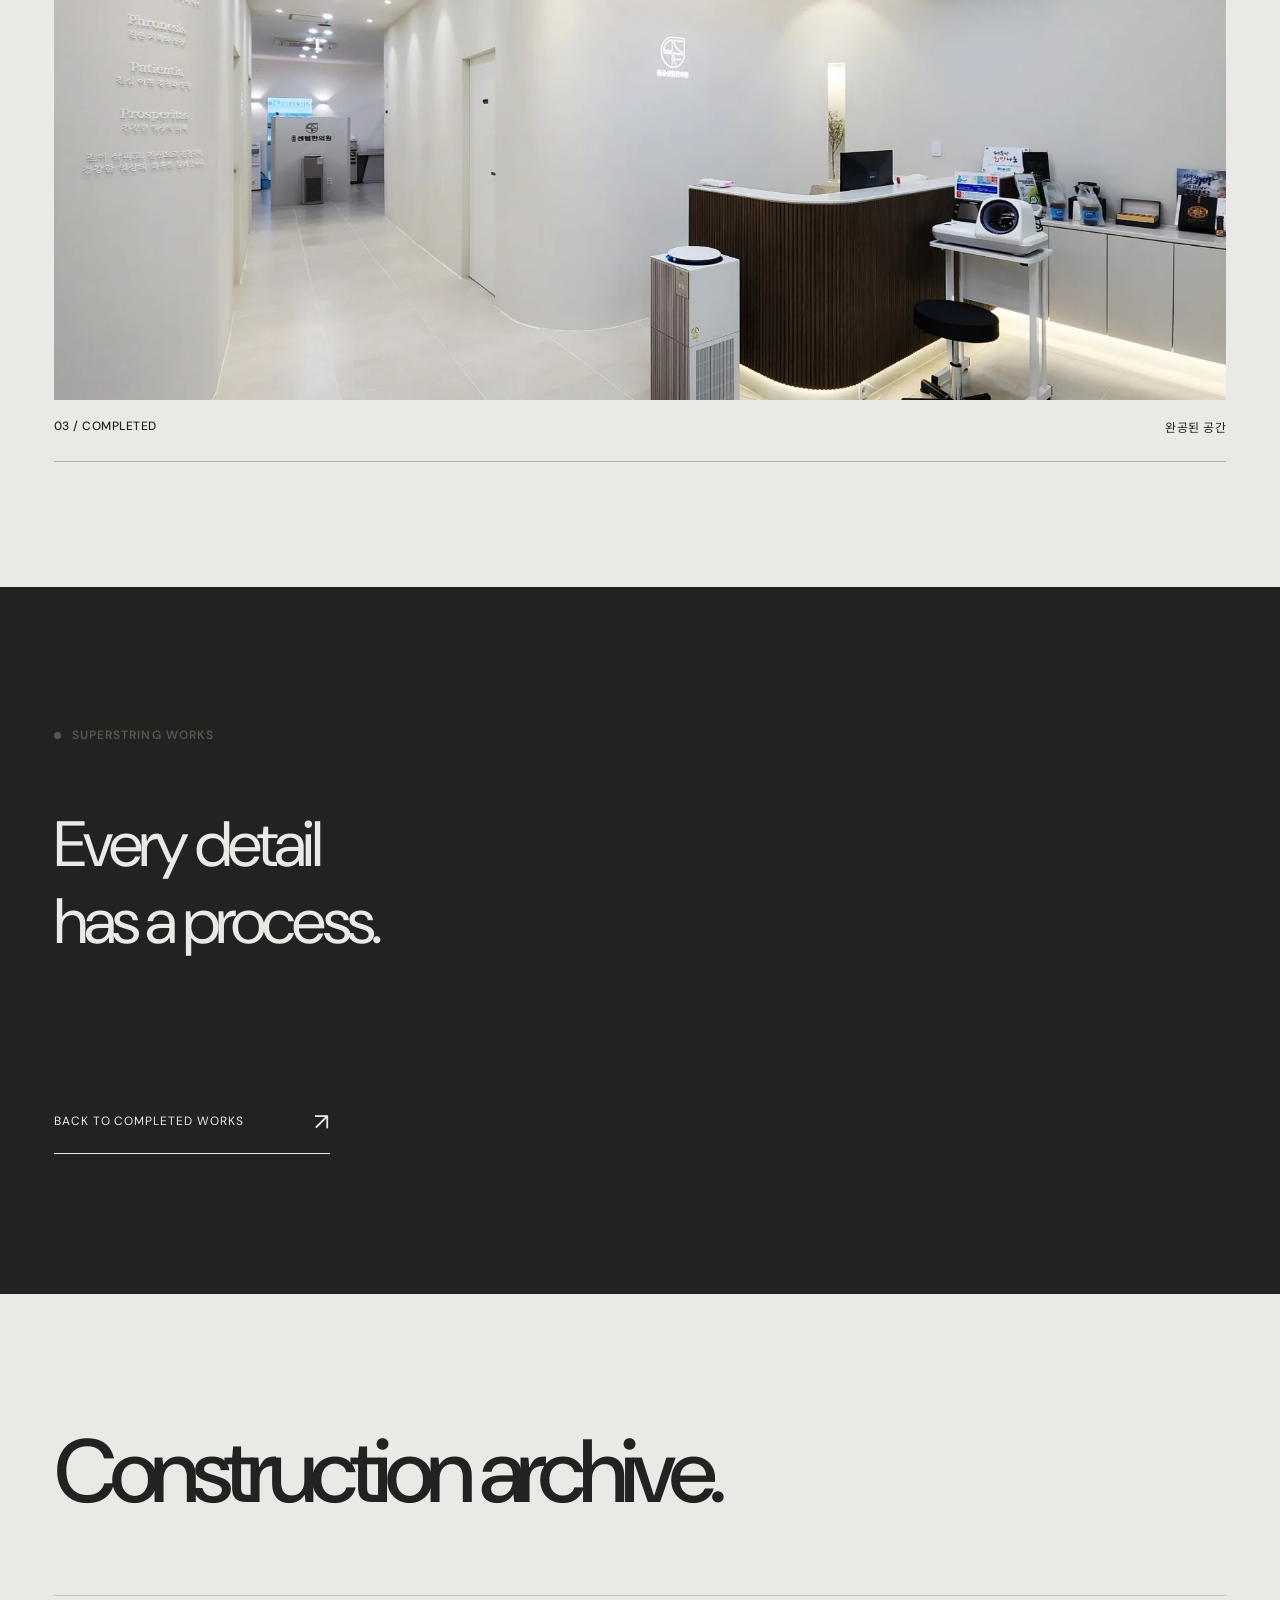
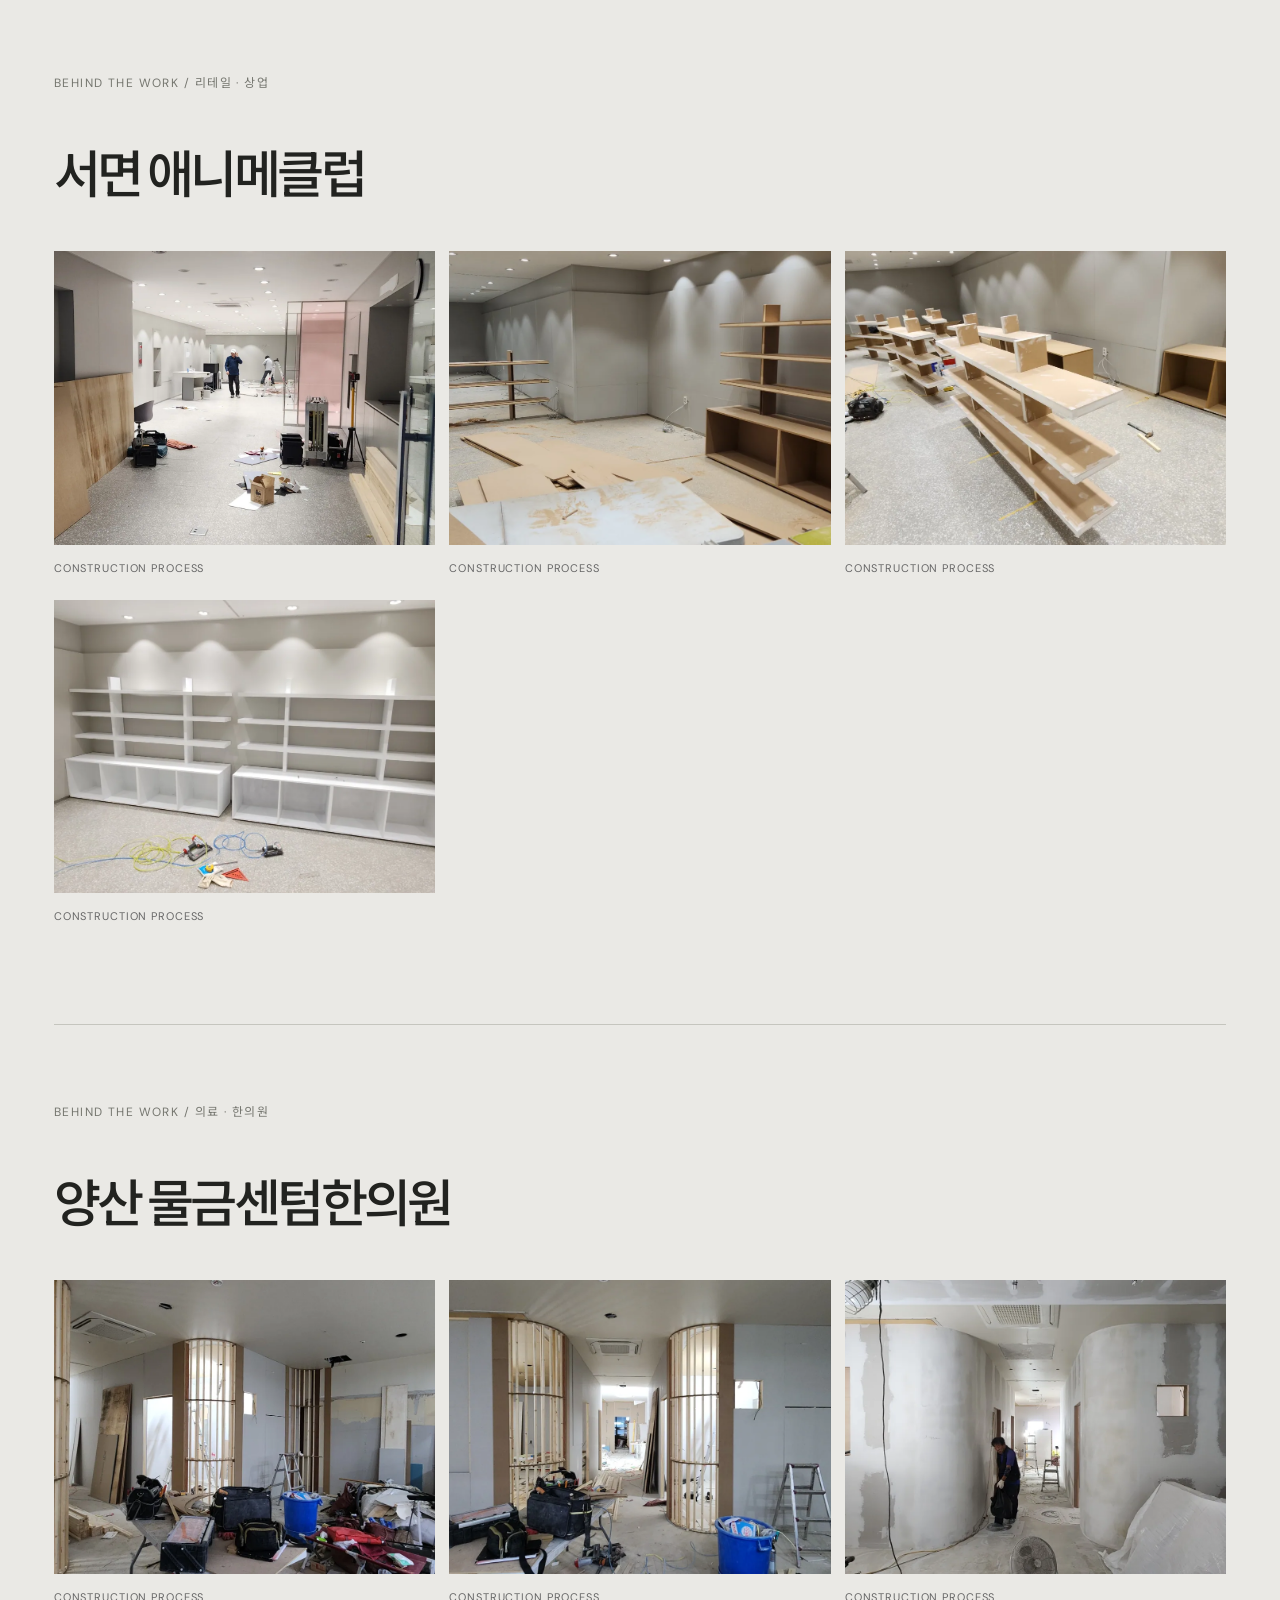
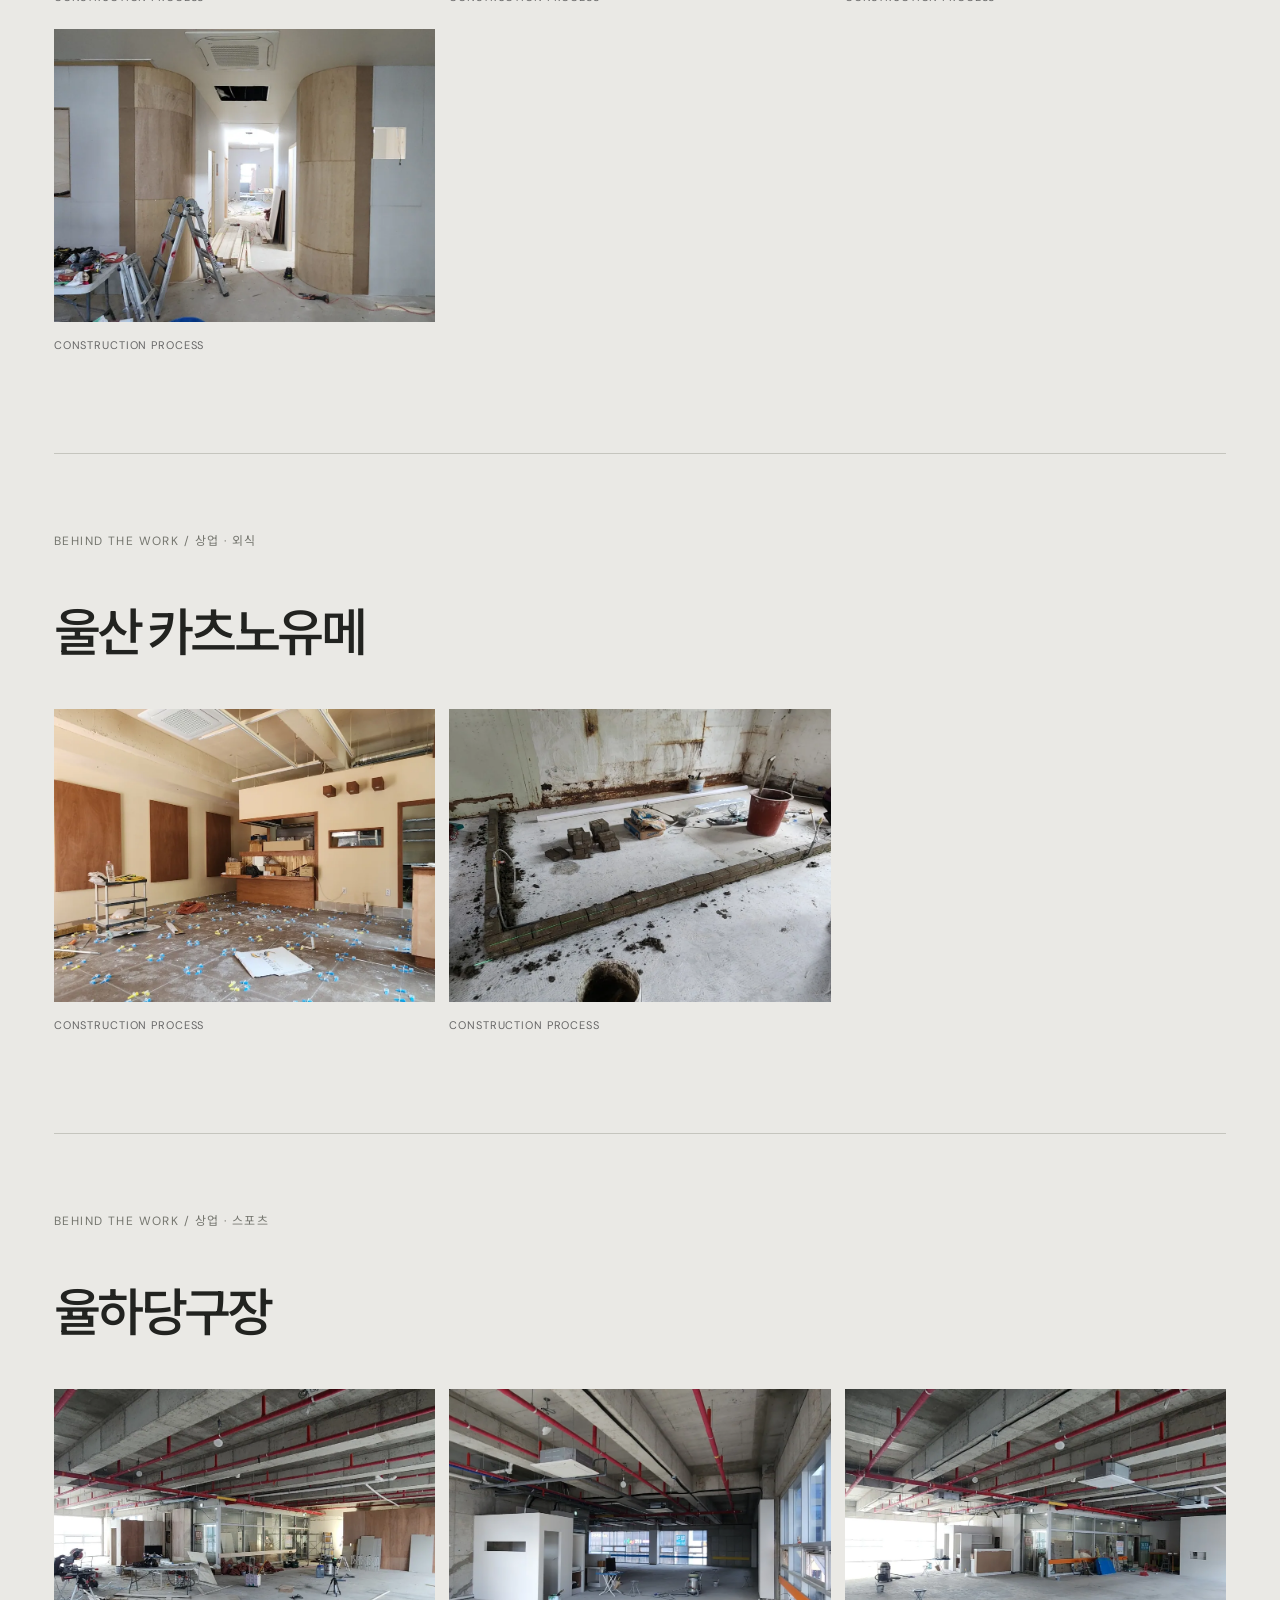
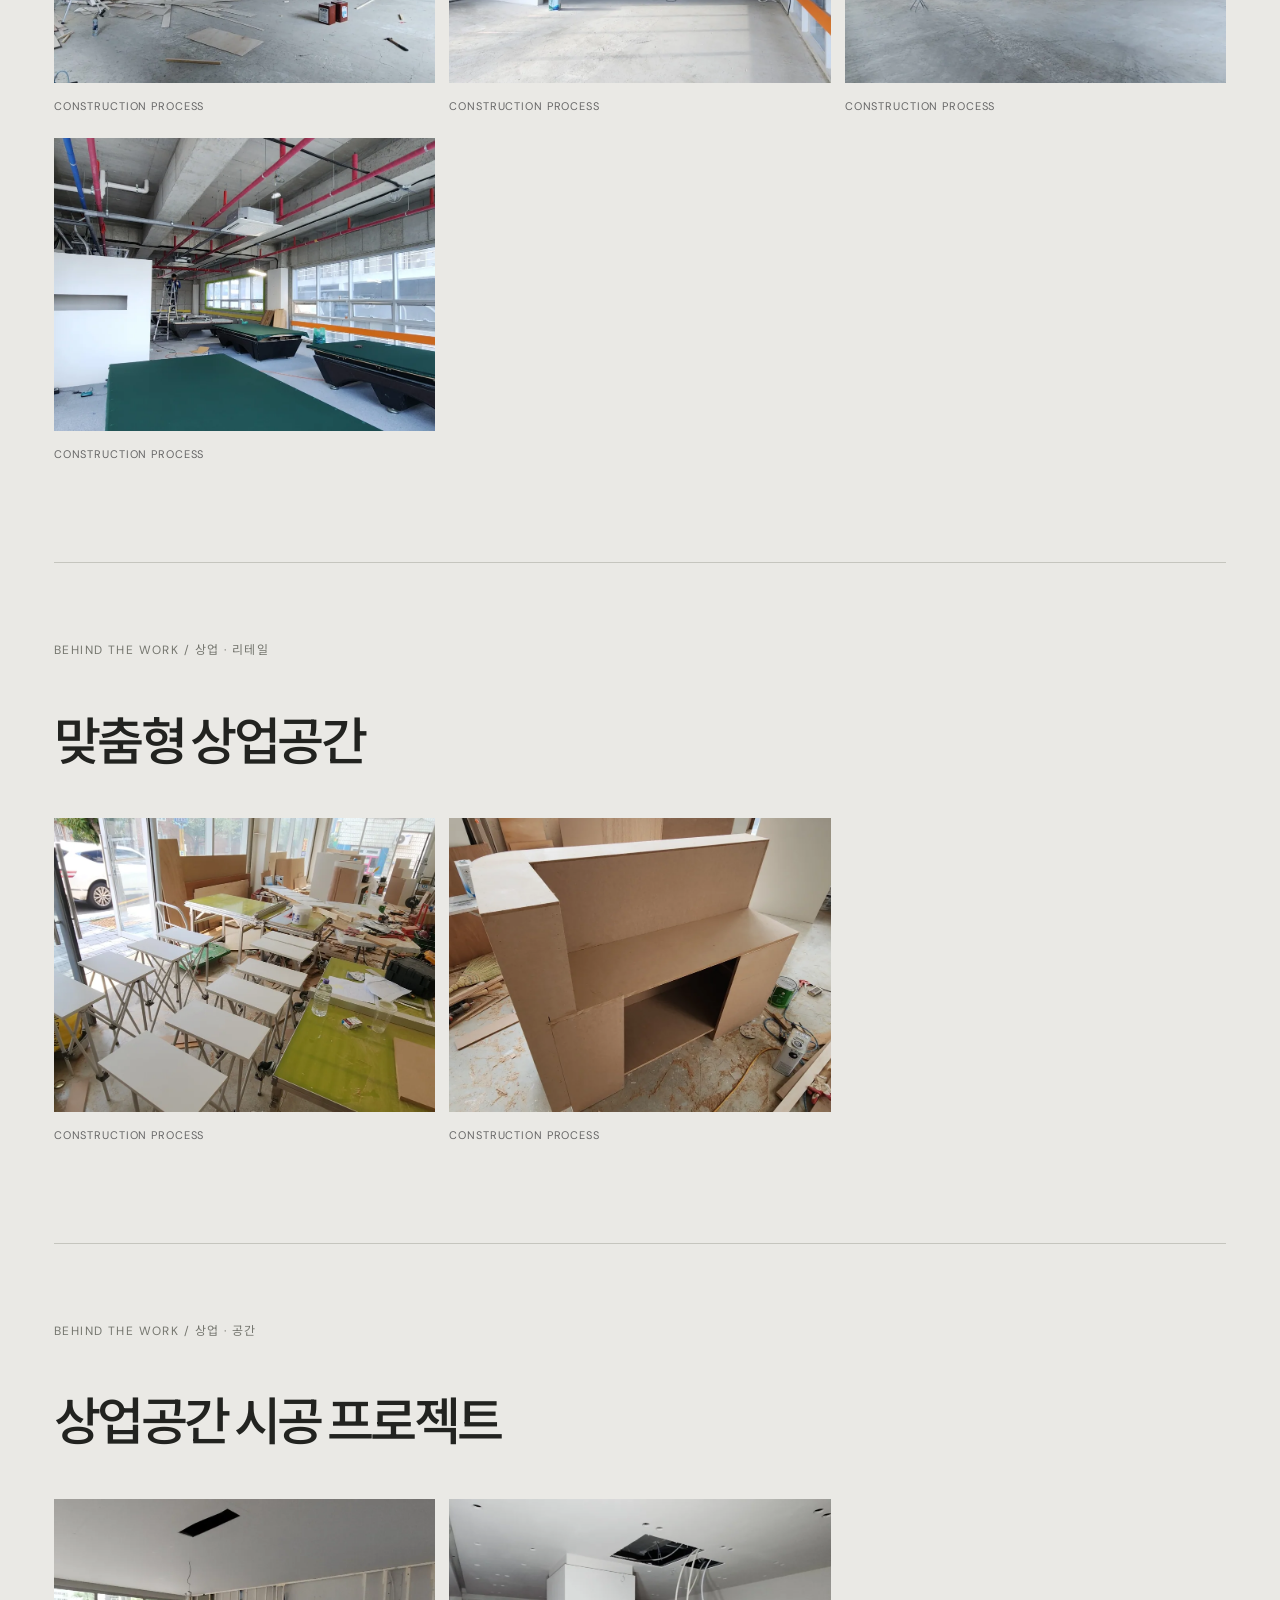
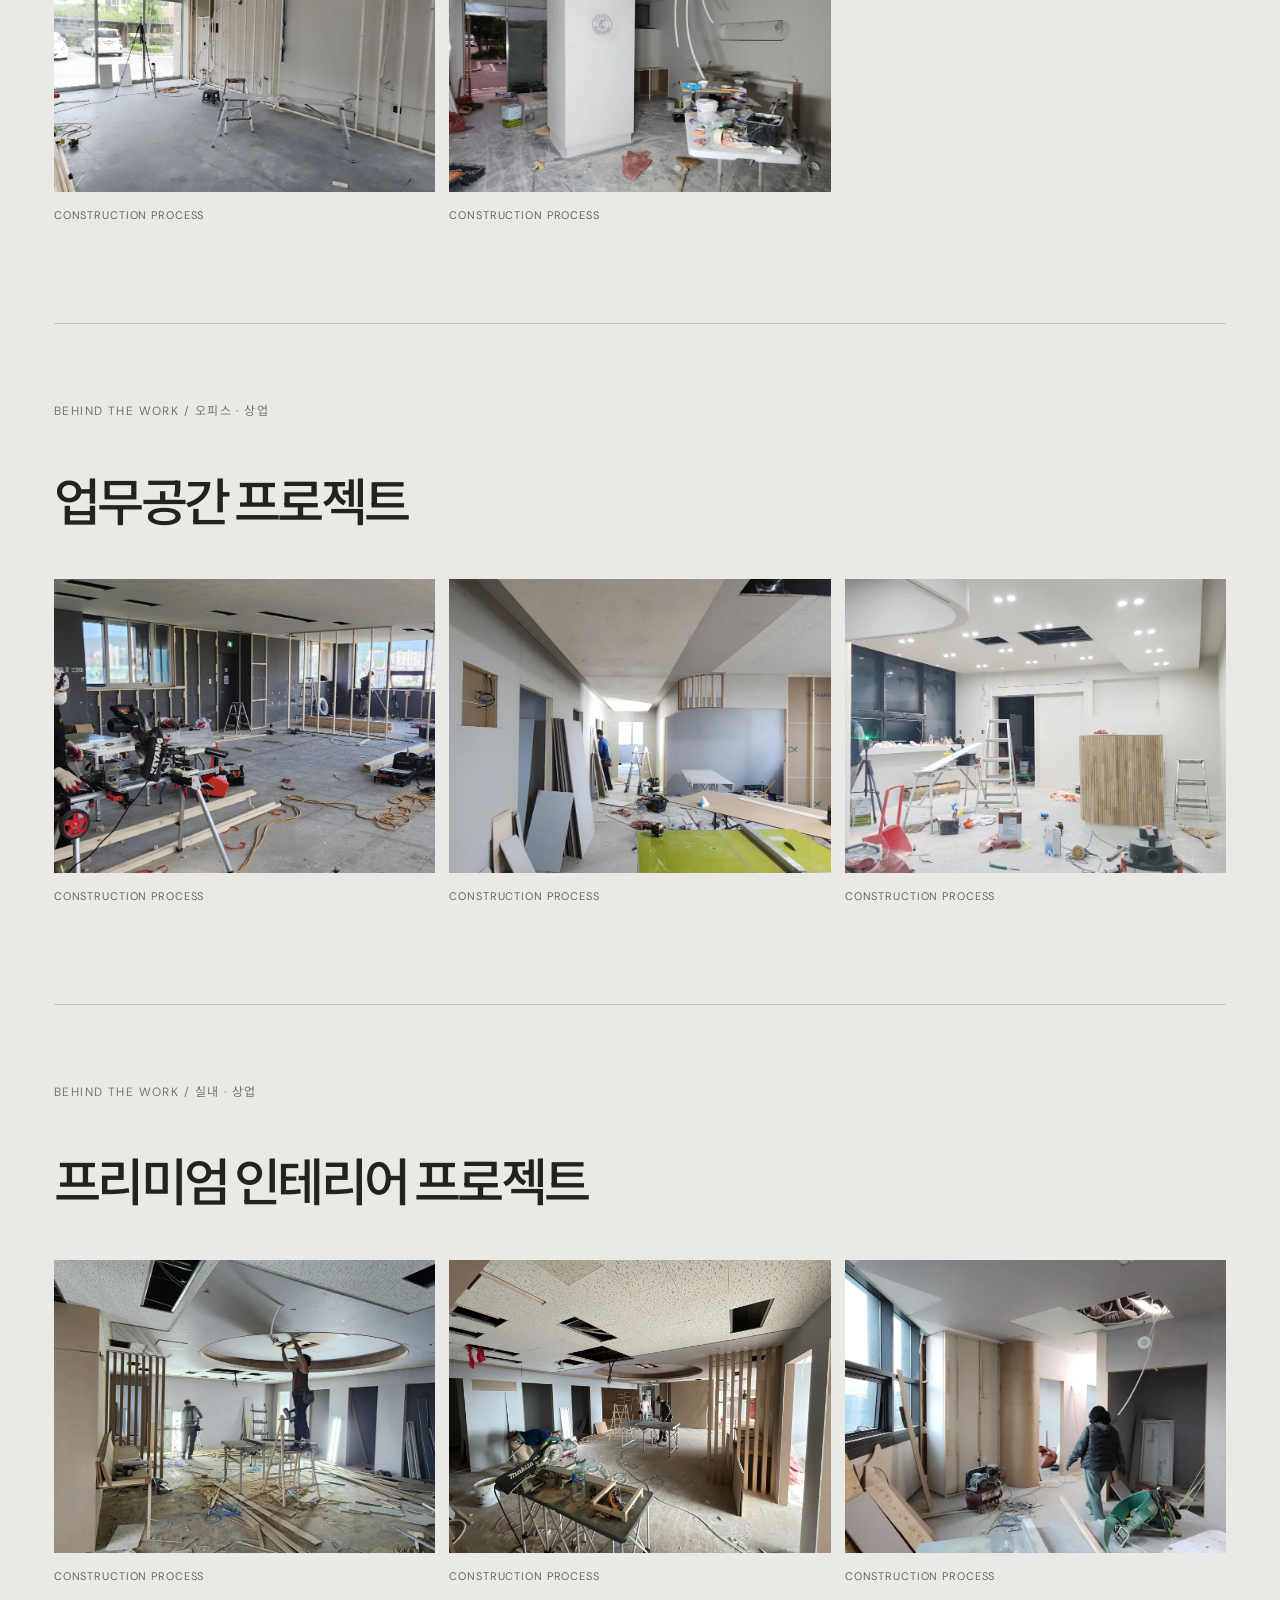
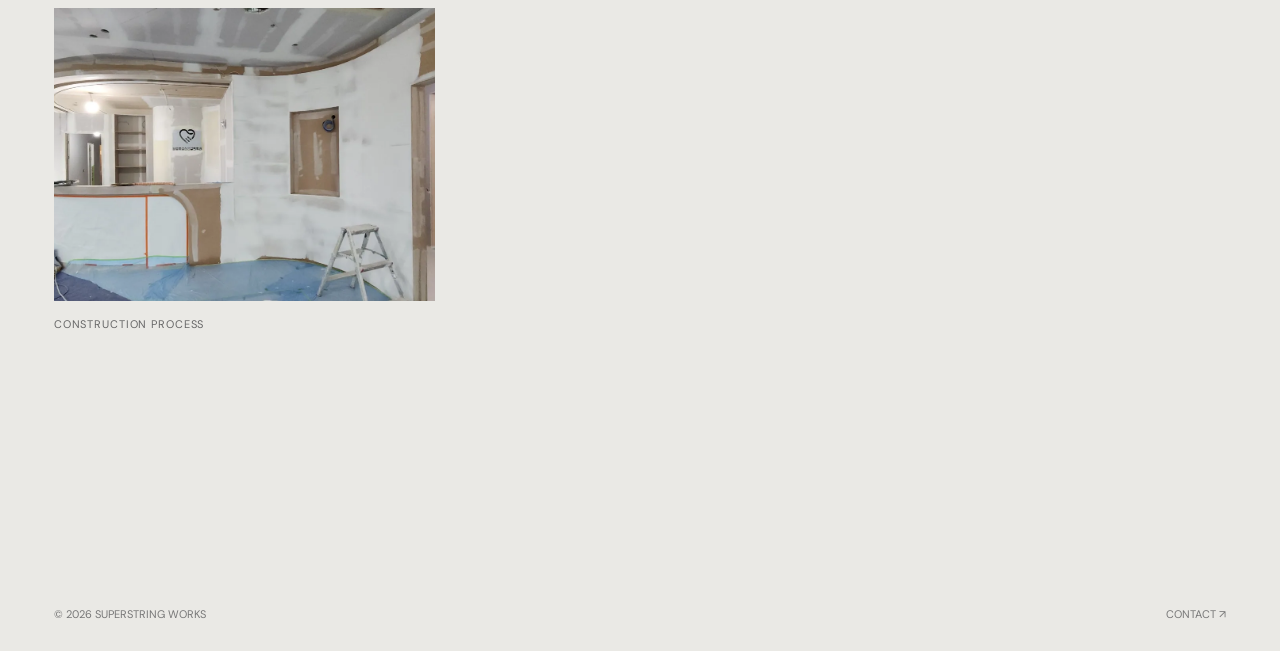
<file: process.html>
<!DOCTYPE html>

<html lang="ko"><head><meta charset="utf-8"/><meta content="width=device-width, initial-scale=1" name="viewport"/><title>Process — 슈퍼스트링웍스</title><link href="https://fonts.googleapis.com" rel="preconnect"/><link crossorigin="" href="https://fonts.gstatic.com" rel="preconnect"/><link href="https://fonts.googleapis.com/css2?family=DM+Sans:wght@400;500;600;700&amp;family=Noto+Sans+KR:wght@400;500;600;700&amp;display=swap" rel="stylesheet"/><style>
:root{--bg:#eae9e5;--ink:#222320;--dim:#75766f;--line:#c5c5be;--ease:cubic-bezier(.22,1,.36,1)}*{box-sizing:border-box}html{scroll-behavior:smooth}body{margin:0;background:var(--bg);color:var(--ink);font-family:'DM Sans','Noto Sans KR',sans-serif;-webkit-font-smoothing:antialiased}a{color:inherit;text-decoration:none}button{font:inherit;cursor:pointer}button:focus-visible,a:focus-visible{outline:2px solid #111;outline-offset:4px}::selection{background:#b9bdb3;color:#151515}.loader{position:fixed;z-index:100;inset:0;background:#222320;color:#f4f3ef;display:flex;align-items:center;justify-content:center;transition:transform 1.15s var(--ease);overflow:hidden}.loader.done{transform:translateY(-105%)}.loader span{font-size:clamp(30px,6vw,90px);font-weight:600;letter-spacing:-.085em;animation:loaderReveal .8s both}@keyframes loaderReveal{from{opacity:0;transform:translateY(30px)}to{opacity:1;transform:none}}.nav{z-index:40;position:fixed;top:0;left:0;right:0;display:flex;align-items:center;justify-content:space-between;padding:28px 4.2vw;color:#fff;mix-blend-mode:difference}.brand{display:inline-flex;align-items:center;gap:10px;font-weight:700;font-size:16px;letter-spacing:-.05em}.brand .symbol{font-weight:500;font-size:25px;line-height:.7;transform:rotate(90deg)}.navlinks{display:flex;align-items:center;gap:36px;font-size:12px;letter-spacing:.08em}.navlinks a{position:relative}.navlinks a:after{content:"";position:absolute;bottom:-5px;left:0;width:100%;height:1px;background:currentColor;transform:scaleX(0);transform-origin:left;transition:transform .4s}.navlinks a:hover:after{transform:scaleX(1)}.hero{height:100svh;min-height:680px;position:relative;color:#fff;background:#222;overflow:hidden}.heroPhoto{position:absolute;inset:0;background-image:url('assets/anime_hero.webp');background-position:center 52%;background-size:cover;transform:scale(1.1);animation:herozoom 2.6s var(--ease) forwards}@keyframes herozoom{to{transform:scale(1)}}.heroPhoto:after{content:"";position:absolute;inset:0;background:linear-gradient(0deg,rgba(0,0,0,.6),rgba(0,0,0,.03) 55%,rgba(0,0,0,.29))}.heroInner{position:absolute;bottom:6.5vh;left:4.2vw;right:4.2vw;display:flex;justify-content:space-between;align-items:end;gap:2rem}.hero h1{font-size:clamp(70px,13.1vw,250px);font-weight:500;letter-spacing:-.105em;line-height:.82;margin:0 0 33px -.055em;white-space:nowrap}.herobottom{display:flex;gap:54px;align-items:end}.eyebrow,.meta,.overline{font-size:11px;letter-spacing:.13em;font-weight:600;text-transform:uppercase}.heroDesc{font-size:clamp(14px,1.35vw,20px);font-weight:400;line-height:1.65;letter-spacing:-.05em}.heroSide{font-size:12px;letter-spacing:.07em;line-height:2;text-align:right;white-space:nowrap}.scrollline{display:flex;align-items:center;gap:12px}.scrollline:before{content:"";display:inline-block;width:50px;height:1px;background:#fff}.section{padding:120px 4.2vw}.intro{display:grid;grid-template-columns:1fr 1.2fr;gap:10vw;min-height:680px;align-items:center}.smallTag{display:flex;gap:11px;align-items:center;font-size:12px;color:#56574f;font-weight:600;letter-spacing:.09em}.smallTag:before{content:"";height:7px;width:7px;background:currentColor;border-radius:50%}.introText{font-size:clamp(32px,4.4vw,76px);line-height:1.45;letter-spacing:-.077em;font-weight:500;margin:0}.introText .muted{color:#a9aaa3}.introFoot{margin-top:40px;color:#66675f;font-size:13px;line-height:2.2}.projects{padding-top:55px}.sectHead{display:flex;align-items:end;justify-content:space-between;border-bottom:1px solid var(--line);padding-bottom:28px;margin-bottom:38px}.sectHead h2{margin:0;font-weight:500;font-size:clamp(42px,6.2vw,100px);line-height:1;letter-spacing:-.08em}.sectHead span{font-size:12px;color:var(--dim)}.workGrid{display:grid;grid-template-columns:1.12fr .88fr;gap:7vw 3vw}.project{display:block;cursor:pointer}.project:nth-child(2){padding-top:160px}.project:nth-child(3){grid-column:1/3;width:72%;margin:50px auto 0}.visual{width:100%;aspect-ratio:1.16;overflow:hidden;background:#d2d2cb;position:relative}.project:nth-child(2) .visual{aspect-ratio:.86}.project:nth-child(3) .visual{aspect-ratio:1.7}.visual img{width:100%;height:100%;object-fit:cover;transition:transform 1.25s var(--ease),filter 1.25s var(--ease);filter:saturate(.72)}.project:hover .visual img{transform:scale(1.07);filter:saturate(1)}.visual:after{content:'VIEW PROJECT ↗';position:absolute;bottom:22px;right:22px;color:white;background:rgba(22,22,22,.73);border:1px solid #ffffff44;padding:14px 18px;font-size:11px;letter-spacing:.12em;opacity:0;transform:translateY(12px);transition:.5s var(--ease)}.project:hover .visual:after{opacity:1;transform:none}.workInfo{display:flex;justify-content:space-between;gap:1rem;padding-top:18px;border-top:1px solid transparent}.workInfo h3{font-size:clamp(17px,1.5vw,24px);font-weight:500;letter-spacing:-.06em;margin:0 0 9px}.workInfo p{font-size:12px;color:var(--dim);margin:0}.workInfo .num{font-size:12px;color:var(--dim)}.manifesto{margin-top:90px;background:#242522;color:#eae9e5;min-height:700px;padding:110px 4.2vw;display:flex;flex-direction:column;justify-content:space-between;overflow:hidden}.manifesto .smallTag{color:#dbdad3}.statement{font-size:clamp(55px,9vw,155px);line-height:1.17;letter-spacing:-.092em;font-weight:500;max-width:1400px;margin:110px 0 70px}.statement em{font-style:normal;color:#898b84}.manifestoBottom{display:flex;justify-content:space-between;gap:20px;border-top:1px solid #62645f;padding-top:24px;color:#bcbdb5;font-size:12px}.process{padding-top:150px;padding-bottom:150px}.processContent{margin-left:40%;margin-top:85px}.step{display:grid;grid-template-columns:55px 1fr;align-items:start;gap:28px;border-bottom:1px solid var(--line);padding:25px 0;transition:padding .4s var(--ease)}.step:hover{padding-left:16px}.step b{font-size:12px;font-weight:500;color:var(--dim)}.step span{font-size:clamp(24px,2.5vw,40px);letter-spacing:-.06em}.footer{background:#d8d8d2;padding:80px 4.2vw 34px}.footerTop{display:flex;justify-content:space-between;gap:40px;align-items:start}.footerTitle{font-size:clamp(55px,9vw,160px);letter-spacing:-.095em;line-height:1;font-weight:500;margin:0}.footerDesc{font-size:13px;line-height:2.1;color:#66675f;margin-top:24px}.footerBottom{display:flex;justify-content:space-between;gap:1rem;border-top:1px solid #b8b8b0;margin-top:100px;padding-top:23px;font-size:11px;letter-spacing:.06em;color:#696a63}.reveal{opacity:0;transform:translateY(55px);transition:opacity 1s var(--ease),transform 1s var(--ease)}.reveal.show{opacity:1;transform:none}.projectPage{position:fixed;z-index:70;inset:0;background:#eae9e5;overflow:auto;transform:translateY(103%);transition:transform 1s var(--ease);visibility:hidden}.projectPage.active{transform:translateY(0);visibility:visible}.detailbar{position:sticky;z-index:2;top:0;display:flex;justify-content:space-between;align-items:center;padding:24px 4.2vw;background:rgba(234,233,229,.93);backdrop-filter:blur(13px);font-size:12px;letter-spacing:.08em}.close{border:0;background:none;padding:10px;display:flex;gap:12px;align-items:center}.close span{font-size:20px}.detailHero{height:70vh;min-height:430px;width:100%;object-fit:cover}.detailContent{padding:90px 4.2vw 120px}.detailContent h2{font-size:clamp(55px,9vw,150px);letter-spacing:-.09em;line-height:1.05;font-weight:500;margin:20px 0 60px}.detailText{display:flex;justify-content:space-between;gap:3rem;border-top:1px solid var(--line);padding:25px 0 85px;font-size:14px;line-height:2}.detailImages{display:grid;grid-template-columns:1fr 1fr;gap:20px}.detailImages img{width:100%;height:100%;object-fit:cover;min-height:280px}.detailImages img:first-child{grid-column:1/3;aspect-ratio:1.8}.detailText strong{font-weight:500}.hint{font-size:11px;letter-spacing:.08em;color:var(--dim)}@media(max-width:760px){.nav{padding:22px 5vw}.navlinks{gap:20px}.navlinks a:nth-child(2){display:none}.brand{font-size:12px}.hero{min-height:600px}.heroInner{bottom:6%;left:5%;right:5%;display:block}.hero h1{font-size:15vw;margin-bottom:36px}.heroSide{display:none}.herobottom{display:block}.heroDesc{font-size:14px}.section{padding:90px 5vw}.intro{min-height:590px;display:block}.introText{margin-top:80px;font-size:9vw}.projects{padding-top:20px}.sectHead h2{font-size:12vw}.workGrid{display:block}.project,.project:nth-child(3){display:block;margin:0 0 75px;width:100%;padding:0}.project:nth-child(2){padding:0}.visual,.project:nth-child(2) .visual,.project:nth-child(3) .visual{aspect-ratio:1.15}.manifesto{padding:85px 5vw;min-height:570px}.statement{font-size:10vw;margin:95px 0}.manifestoBottom{display:block;line-height:2}.processContent{margin:60px 0 0}.footer{padding:80px 5vw 28px}.footerTop,.footerBottom{display:block}.footerBottom span{display:block;margin-bottom:12px}.footerTitle{font-size:13vw}.detailContent{padding:60px 5vw}.detailText{display:block}.detailImages{display:block}.detailImages img,.detailImages img:first-child{width:100%;aspect-ratio:1.2;margin-bottom:12px}.detailHero{height:48vh;min-height:280px}}@media(prefers-reduced-motion:reduce){*,*:before,*:after{scroll-behavior:auto!important;animation:none!important;transition-duration:.01ms!important}.reveal{opacity:1;transform:none}}

/* EDITION 03 */
.navlinks a:nth-child(2){display:inline}.processFeature{display:grid;grid-template-columns:1.15fr 1fr;gap:7vw;align-items:center;margin-top:70px}.processFeatureImage{aspect-ratio:1.22;overflow:hidden}.processFeatureImage img{width:100%;height:100%;object-fit:cover;transition:transform 1s var(--ease)}.processFeatureImage:hover img{transform:scale(1.045)}.processFeatureText h3{font-size:clamp(34px,4vw,65px);line-height:1.3;font-weight:500;letter-spacing:-.065em;margin:35px 0}.processFeatureText p{font-size:14px;line-height:2.1;color:#66675f;max-width:400px}.linkArrow{display:inline-flex;align-items:center;justify-content:space-between;gap:70px;border-bottom:1px solid currentColor;padding:16px 0;margin-top:35px;font-size:12px;letter-spacing:.08em}.linkArrow span{font-size:24px}.contactLayout{display:grid;grid-template-columns:1.5fr 1fr;gap:5vw;margin-top:70px}.footerTitle em{font-family:Georgia,serif;font-weight:400}.contactRight{padding-top:30px}.contactRight p{margin:10px 0 36px;font-size:clamp(17px,2vw,26px);letter-spacing:-.04em}.contactRight small{display:block;color:#66675f;line-height:1.9}.contactKey{font-size:11px;letter-spacing:.15em;color:#777}.workGrid{align-items:start}.project:nth-child(2){margin-top:160px}.footerBottom{margin-top:120px}@media(max-width:760px){.navlinks{gap:14px;font-size:10px}.navlinks a:nth-child(3){display:none}.processFeature,.contactLayout{display:block}.processFeatureImage{aspect-ratio:1.15}.processFeatureText{padding-top:40px}.contactRight{padding-top:40px}.project:nth-child(2){margin-top:0}.footerBottom{margin-top:70px}}
body{background:#eae9e5}.pHero{padding:210px 4.2vw 95px;min-height:82vh;display:flex;flex-direction:column;justify-content:space-between}.pHero h1{font-size:clamp(90px,15vw,240px);line-height:.85;font-weight:500;letter-spacing:-.095em;margin:50px 0}.pHeroBottom{display:flex;justify-content:space-between;gap:25px;font-size:13px;line-height:2}.pIntro{max-width:480px}.pIndex{font-size:11px;letter-spacing:.15em}.pProject{padding:105px 4.2vw 125px;border-top:1px solid #b5b5ae}.pHead{display:flex;justify-content:space-between;gap:20px;align-items:baseline;margin-bottom:65px}.pHead h2{font-weight:500;font-size:clamp(32px,5vw,78px);letter-spacing:-.07em;margin:0}.pHead span{font-size:12px;color:#777}.pTimeline{display:grid;grid-template-columns:1fr 1fr;gap:24px}.pFrame{margin:0}.pFrame img{display:block;width:100%;aspect-ratio:1.45;object-fit:cover}.pFrame.final{grid-column:1/-1}.pFrame.final img{aspect-ratio:2.05}.pFrame figcaption{display:flex;justify-content:space-between;padding:18px 0 25px;font-size:12px;letter-spacing:.04em;border-bottom:1px solid #b5b5ae}.pFrame figcaption b{font-weight:500}.processOutro{padding:140px 4.2vw;background:#222320;color:#eae9e5}.processOutro p{font-size:clamp(35px,5vw,85px);line-height:1.2;letter-spacing:-.06em;max-width:1050px}.processOutro .linkArrow{margin-top:65px}.nav{color:#fff}.pFooter{padding:30px 4.2vw;display:flex;justify-content:space-between;font-size:11px;color:#777}@media(max-width:760px){.pHero{padding:150px 5vw 70px;min-height:65vh}.pHero h1{font-size:19vw}.pHeroBottom,.pHead{display:block}.pProject{padding:65px 5vw}.pHead{margin-bottom:35px}.pTimeline{display:block}.pFrame.final img,.pFrame img{aspect-ratio:1.24}.pFrame{margin-bottom:25px}.processOutro{padding:90px 5vw}}
</style><link href="assets/favicon.png" rel="icon" type="image/png"/><style>.nav .brand img{width:clamp(158px,15vw,245px);height:auto;display:block}.processArchive{padding:45px 4.2vw 145px}.archiveEntry{padding:65px 0 90px;border-top:1px solid #c5c5be}.archiveEntry h2{font-size:clamp(28px,4vw,65px);font-weight:500;letter-spacing:-.07em}.archiveEntry p{font-size:12px;letter-spacing:.12em;color:#75766f}.archivePhotos{display:grid;grid-template-columns:repeat(3,minmax(0,1fr));gap:14px;margin-top:28px}.archivePhotos figure{margin:0}.archivePhotos img{width:100%;aspect-ratio:1.3;object-fit:cover}.archivePhotos figcaption{font-size:11px;letter-spacing:.08em;padding:11px 0;color:#666}@media(max-width:760px){.nav .brand img{width:150px}.archivePhotos{display:grid;grid-template-columns:repeat(2,minmax(0,1fr))}.processArchive{padding:30px 5vw 85px}}</style><link href="shared.css" rel="stylesheet"/></head><body><header class="nav"><a aria-label="슈퍼스트링웍스 홈" class="brand" href="index.html#top"><img alt="슈퍼스트링웍스" src="assets/logo-white.png"/></a><nav aria-label="주 메뉴" class="navlinks" id="site-menu"><a href="index.html#projects">WORK</a><a aria-current="page" href="process.html">PROCESS</a><a href="index.html#approach">STUDIO</a><a href="index.html#contact">CONTACT</a></nav><button aria-controls="site-menu" aria-expanded="false" aria-label="메뉴 열기" class="nav-toggle" type="button"><span aria-hidden="true"></span></button></header><main><section class="pHero"><div class="pIndex">SUPERSTRING WORKS / FIELD NOTES</div><h1>In the<br/>making.</h1><div class="pHeroBottom"><div class="pIntro">완공된 공간 이면에는 수많은 결정과 정교한 작업이 있습니다.<br/>현장의 처음부터 마지막까지, 그 과정을 기록합니다.</div><div>SCROLL TO VIEW ↓</div></div></section><section class="pProject"><div class="pHead"><h2>01 — ANIME CLUB</h2><span>서면 · 상업 공간 시공</span></div><div class="pTimeline"><figure class="pFrame"><img alt="애니메클럽 기존 현장" loading="lazy" src="assets/anime_before.webp"/><figcaption><b>01 / BEFORE</b><span>기존 공간</span></figcaption></figure><figure class="pFrame"><img alt="애니메클럽 시공 중 집기와 내부 작업" loading="lazy" src="assets/anime_during.webp"/><figcaption><b>02 / DURING</b><span>목공 · 집기 시공</span></figcaption></figure><figure class="pFrame final"><img alt="애니메클럽 매장 완공" loading="lazy" src="assets/anime_hero.webp"/><figcaption><b>03 / COMPLETED</b><span>완공된 공간</span></figcaption></figure></div></section><section class="pProject"><div class="pHead"><h2>02 — CENTUM CLINIC</h2><span>양산 · 의료 공간 시공</span></div><div class="pTimeline"><figure class="pFrame"><img alt="물금센텀한의원 철거 후 시공 전 현장" loading="lazy" src="assets/clinic_before.webp"/><figcaption><b>01 / BEFORE</b><span>시공 전 현장</span></figcaption></figure><figure class="pFrame"><img alt="물금센텀한의원 곡면 벽체 시공 중" loading="lazy" src="assets/clinic_during.webp"/><figcaption><b>02 / DURING</b><span>곡선 벽체 · 마감 공정</span></figcaption></figure><figure class="pFrame final"><img alt="물금센텀한의원 완공된 리셉션" loading="lazy" src="assets/clinic_hero.webp"/><figcaption><b>03 / COMPLETED</b><span>완공된 공간</span></figcaption></figure></div></section><section class="processOutro"><span class="smallTag">SUPERSTRING WORKS</span><p>Every detail<br/>has a process.</p><a class="linkArrow" href="index.html#projects">BACK TO COMPLETED WORKS <span>↗</span></a></section></main><section class="processArchive" id="archive"><h2 style="font-size:clamp(45px,7vw,110px);letter-spacing:-.08em;font-weight:500;margin-bottom:65px">Construction archive.</h2><article class="archiveEntry"><p>BEHIND THE WORK / 리테일 · 상업</p><h2>서면 애니메클럽</h2><div class="archivePhotos"><figure><img alt="서면 애니메클럽 시공 과정" loading="lazy" src="assets/anime_05.webp"/><figcaption>CONSTRUCTION PROCESS</figcaption></figure><figure><img alt="서면 애니메클럽 시공 과정" loading="lazy" src="assets/anime_06.webp"/><figcaption>CONSTRUCTION PROCESS</figcaption></figure><figure><img alt="서면 애니메클럽 시공 과정" loading="lazy" src="assets/anime_07.webp"/><figcaption>CONSTRUCTION PROCESS</figcaption></figure><figure><img alt="서면 애니메클럽 시공 과정" loading="lazy" src="assets/anime_08.webp"/><figcaption>CONSTRUCTION PROCESS</figcaption></figure></div></article><article class="archiveEntry"><p>BEHIND THE WORK / 의료 · 한의원</p><h2>양산 물금센텀한의원</h2><div class="archivePhotos"><figure><img alt="양산 물금센텀한의원 시공 과정" loading="lazy" src="assets/centum_05.webp"/><figcaption>CONSTRUCTION PROCESS</figcaption></figure><figure><img alt="양산 물금센텀한의원 시공 과정" loading="lazy" src="assets/centum_06.webp"/><figcaption>CONSTRUCTION PROCESS</figcaption></figure><figure><img alt="양산 물금센텀한의원 시공 과정" loading="lazy" src="assets/centum_07.webp"/><figcaption>CONSTRUCTION PROCESS</figcaption></figure><figure><img alt="양산 물금센텀한의원 시공 과정" loading="lazy" src="assets/centum_08.webp"/><figcaption>CONSTRUCTION PROCESS</figcaption></figure></div></article><article class="archiveEntry"><p>BEHIND THE WORK / 상업 · 외식</p><h2>울산 카츠노유메</h2><div class="archivePhotos"><figure><img alt="울산 카츠노유메 시공 과정" loading="lazy" src="assets/katsu_05.webp"/><figcaption>CONSTRUCTION PROCESS</figcaption></figure><figure><img alt="울산 카츠노유메 시공 과정" loading="lazy" src="assets/katsu_06.webp"/><figcaption>CONSTRUCTION PROCESS</figcaption></figure></div></article><article class="archiveEntry"><p>BEHIND THE WORK / 상업 · 스포츠</p><h2>율하당구장</h2><div class="archivePhotos"><figure><img alt="율하당구장 시공 과정" loading="lazy" src="assets/billiard_05.webp"/><figcaption>CONSTRUCTION PROCESS</figcaption></figure><figure><img alt="율하당구장 시공 과정" loading="lazy" src="assets/billiard_06.webp"/><figcaption>CONSTRUCTION PROCESS</figcaption></figure><figure><img alt="율하당구장 시공 과정" loading="lazy" src="assets/billiard_07.webp"/><figcaption>CONSTRUCTION PROCESS</figcaption></figure><figure><img alt="율하당구장 시공 과정" loading="lazy" src="assets/billiard_08.webp"/><figcaption>CONSTRUCTION PROCESS</figcaption></figure></div></article><article class="archiveEntry"><p>BEHIND THE WORK / 상업 · 리테일</p><h2>맞춤형 상업공간</h2><div class="archivePhotos"><figure><img alt="맞춤형 상업공간 시공 과정" loading="lazy" src="assets/boutique_03.webp"/><figcaption>CONSTRUCTION PROCESS</figcaption></figure><figure><img alt="맞춤형 상업공간 시공 과정" loading="lazy" src="assets/boutique_04.webp"/><figcaption>CONSTRUCTION PROCESS</figcaption></figure></div></article><article class="archiveEntry"><p>BEHIND THE WORK / 상업 · 공간</p><h2>상업공간 시공 프로젝트</h2><div class="archivePhotos"><figure><img alt="상업공간 시공 프로젝트 시공 과정" loading="lazy" src="assets/commercial_04.webp"/><figcaption>CONSTRUCTION PROCESS</figcaption></figure><figure><img alt="상업공간 시공 프로젝트 시공 과정" loading="lazy" src="assets/commercial_05.webp"/><figcaption>CONSTRUCTION PROCESS</figcaption></figure></div></article><article class="archiveEntry"><p>BEHIND THE WORK / 오피스 · 상업</p><h2>업무공간 프로젝트</h2><div class="archivePhotos"><figure><img alt="업무공간 프로젝트 시공 과정" loading="lazy" src="assets/office_04.webp"/><figcaption>CONSTRUCTION PROCESS</figcaption></figure><figure><img alt="업무공간 프로젝트 시공 과정" loading="lazy" src="assets/office_05.webp"/><figcaption>CONSTRUCTION PROCESS</figcaption></figure><figure><img alt="업무공간 프로젝트 시공 과정" loading="lazy" src="assets/office_06.webp"/><figcaption>CONSTRUCTION PROCESS</figcaption></figure></div></article><article class="archiveEntry"><p>BEHIND THE WORK / 실내 · 상업</p><h2>프리미엄 인테리어 프로젝트</h2><div class="archivePhotos"><figure><img alt="프리미엄 인테리어 프로젝트 시공 과정" loading="lazy" src="assets/interior_05.webp"/><figcaption>CONSTRUCTION PROCESS</figcaption></figure><figure><img alt="프리미엄 인테리어 프로젝트 시공 과정" loading="lazy" src="assets/interior_06.webp"/><figcaption>CONSTRUCTION PROCESS</figcaption></figure><figure><img alt="프리미엄 인테리어 프로젝트 시공 과정" loading="lazy" src="assets/interior_07.webp"/><figcaption>CONSTRUCTION PROCESS</figcaption></figure><figure><img alt="프리미엄 인테리어 프로젝트 시공 과정" loading="lazy" src="assets/interior_08.webp"/><figcaption>CONSTRUCTION PROCESS</figcaption></figure></div></article></section><footer class="pFooter"><span>© 2026 SUPERSTRING WORKS</span><a href="index.html#contact">CONTACT ↗</a></footer><script>const o=new IntersectionObserver(es=>es.forEach(e=>{if(e.isIntersecting){e.target.classList.add('show');o.unobserve(e.target)}}),{threshold:.08});document.querySelectorAll('.pFrame,.pHead').forEach(e=>{e.classList.add('reveal');o.observe(e)})</script><script defer="True" src="shared.js"></script></body></html>
</file>
<file: shared.css>
/* Shared header and responsive foundation — same stylesheet on every page */
:root{--nav-height:82px} html{scroll-padding-top:var(--nav-height)}body{overflow-x:hidden}img{max-width:100%}
.nav{position:fixed;z-index:90;top:0;left:0;right:0;height:var(--nav-height);padding:0 clamp(20px,4.2vw,80px)!important;display:flex;align-items:center;justify-content:space-between;gap:24px;background:rgba(29,30,29,.87);color:#fff;mix-blend-mode:normal!important;backdrop-filter:blur(18px);-webkit-backdrop-filter:blur(18px);border-bottom:1px solid rgba(255,255,255,.12);transition:background .3s ease}
.nav .brand{display:flex;flex:none;width:clamp(176px,18.4vw,265px);height:56px;align-items:center;position:relative;z-index:3}
.nav .brand img{width:100%;height:100%;object-fit:contain;object-position:left center;display:block}
.nav .navlinks{display:flex!important;position:static;align-items:center;gap:clamp(22px,2.5vw,43px);margin-left:auto;font-size:12px;letter-spacing:.09em}
.nav .navlinks a,.nav .navlinks a:nth-child(2),.nav .navlinks a:nth-child(3){display:inline-flex!important;align-items:center;min-height:44px;white-space:nowrap;color:rgba(255,255,255,.77)}
.nav .navlinks a:hover,.nav .navlinks a[aria-current=page]{color:#fff}
.nav .navlinks a[aria-current=page]:after{transform:scaleX(1)}
.nav-toggle{display:none;position:relative;z-index:4;flex:none;width:46px;height:46px;border:1px solid rgba(255,255,255,.35);border-radius:50%;background:transparent;color:#fff;align-items:center;justify-content:center;padding:0}
.nav-toggle span,.nav-toggle span:before,.nav-toggle span:after{display:block;width:19px;height:1.5px;background:currentColor;position:relative;transition:transform .3s ease,background .3s ease}
.nav-toggle span:before,.nav-toggle span:after{content:'';position:absolute;left:0}.nav-toggle span:before{top:-6px}.nav-toggle span:after{top:6px}
.nav.menu-open .nav-toggle span{background:transparent}.nav.menu-open .nav-toggle span:before{transform:translateY(6px) rotate(45deg)}.nav.menu-open .nav-toggle span:after{transform:translateY(-6px) rotate(-45deg)}
@media(max-width:900px){:root{--nav-height:70px}.nav{padding-inline:5vw!important}.nav .brand{width:clamp(174px,35vw,240px);height:49px}.nav-toggle{display:flex}.nav .navlinks{display:flex!important;flex-direction:column;align-items:stretch;justify-content:center;gap:5px;position:fixed;inset:var(--nav-height) 0 auto 0;min-height:320px;height:auto;max-height:calc(100dvh - var(--nav-height));overflow-y:auto;padding:35px 7vw 45px;background:#20211f;opacity:0;visibility:hidden;pointer-events:none;transform:translateY(-14px);transition:opacity .3s,transform .3s,visibility .3s}.nav.menu-open .navlinks{opacity:1;visibility:visible;pointer-events:auto;transform:none}.nav .navlinks a,.nav .navlinks a:nth-child(2),.nav .navlinks a:nth-child(3){display:flex!important;font-size:clamp(25px,7vw,42px);letter-spacing:-.045em;padding:7px 0;min-height:55px;width:max-content}.nav .navlinks a:after{bottom:4px}body.mobile-menu-open{overflow:hidden}}
@media(max-width:760px){.hero{min-height:0;height:100svh}.heroInner{bottom:7vh}.hero h1{font-size:clamp(50px,13vw,95px);white-space:normal;overflow-wrap:normal}.sectHead{gap:15px;align-items:end}.sectHead span{font-size:10px;text-align:right}.pHero{padding:145px 5vw 60px;min-height:68svh}.pHero h1{font-size:clamp(67px,15vw,124px);overflow-wrap:anywhere}.pHeroBottom,.pHead{flex-wrap:wrap}.pProject{padding:75px 5vw 85px}.pTimeline{grid-template-columns:1fr;gap:28px}.pFrame img{aspect-ratio:1.35}.projectPage .detailContent{padding:55px 5vw}.detailbar{padding-inline:5vw}.detailbar span{font-size:10px}}
@media(max-width:480px){.heroDesc{font-size:13px}.section{padding-inline:5vw}.intro{min-height:420px}.introText{font-size:clamp(31px,8.5vw,46px)}.manifesto{min-height:420px}.statement{font-size:11vw}.footerTitle{font-size:12vw}.footerBottom{margin-top:55px}.pHero h1{font-size:15vw}.pHead h2{font-size:clamp(28px,8vw,42px)}.detailHero{min-height:260px}.detailText{overflow-wrap:anywhere}}
@media(prefers-reduced-motion:reduce){.nav .navlinks,.nav-toggle span,.nav-toggle span:before,.nav-toggle span:after{transition:none}}
</file>
